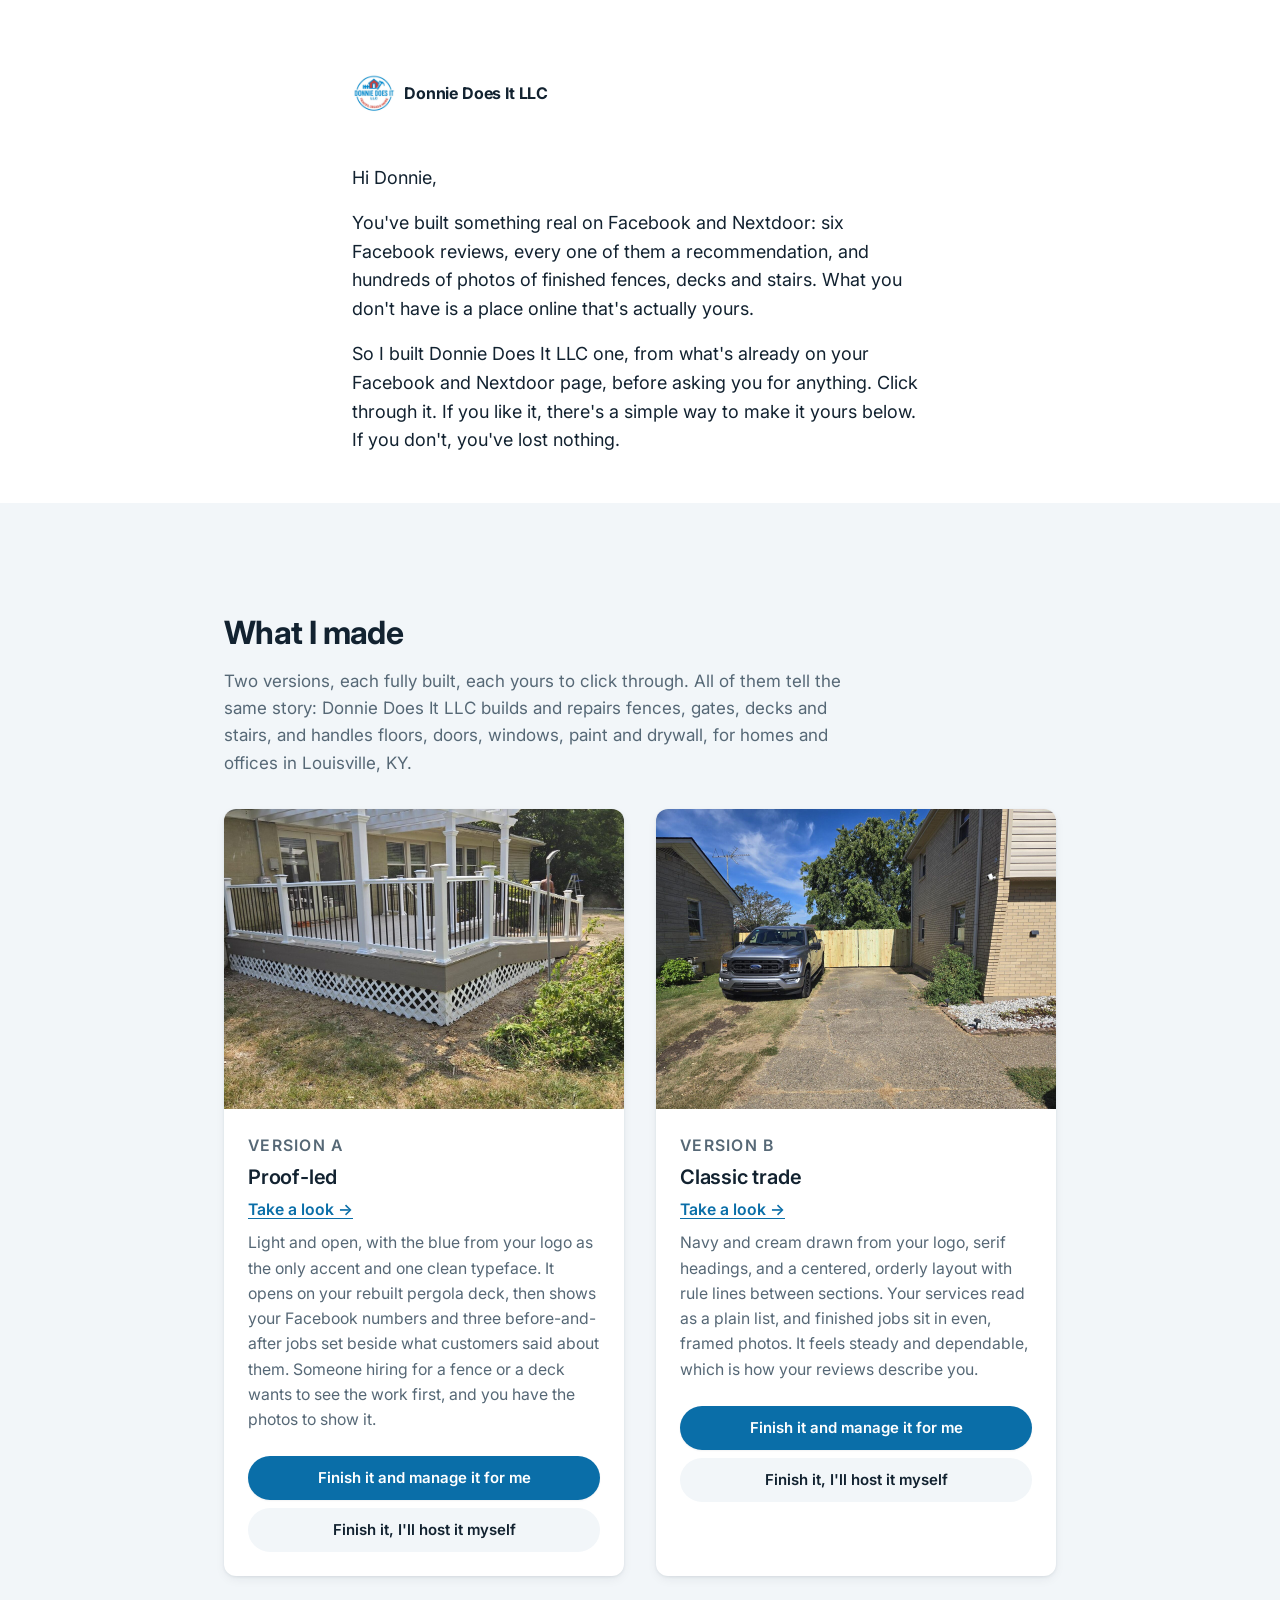
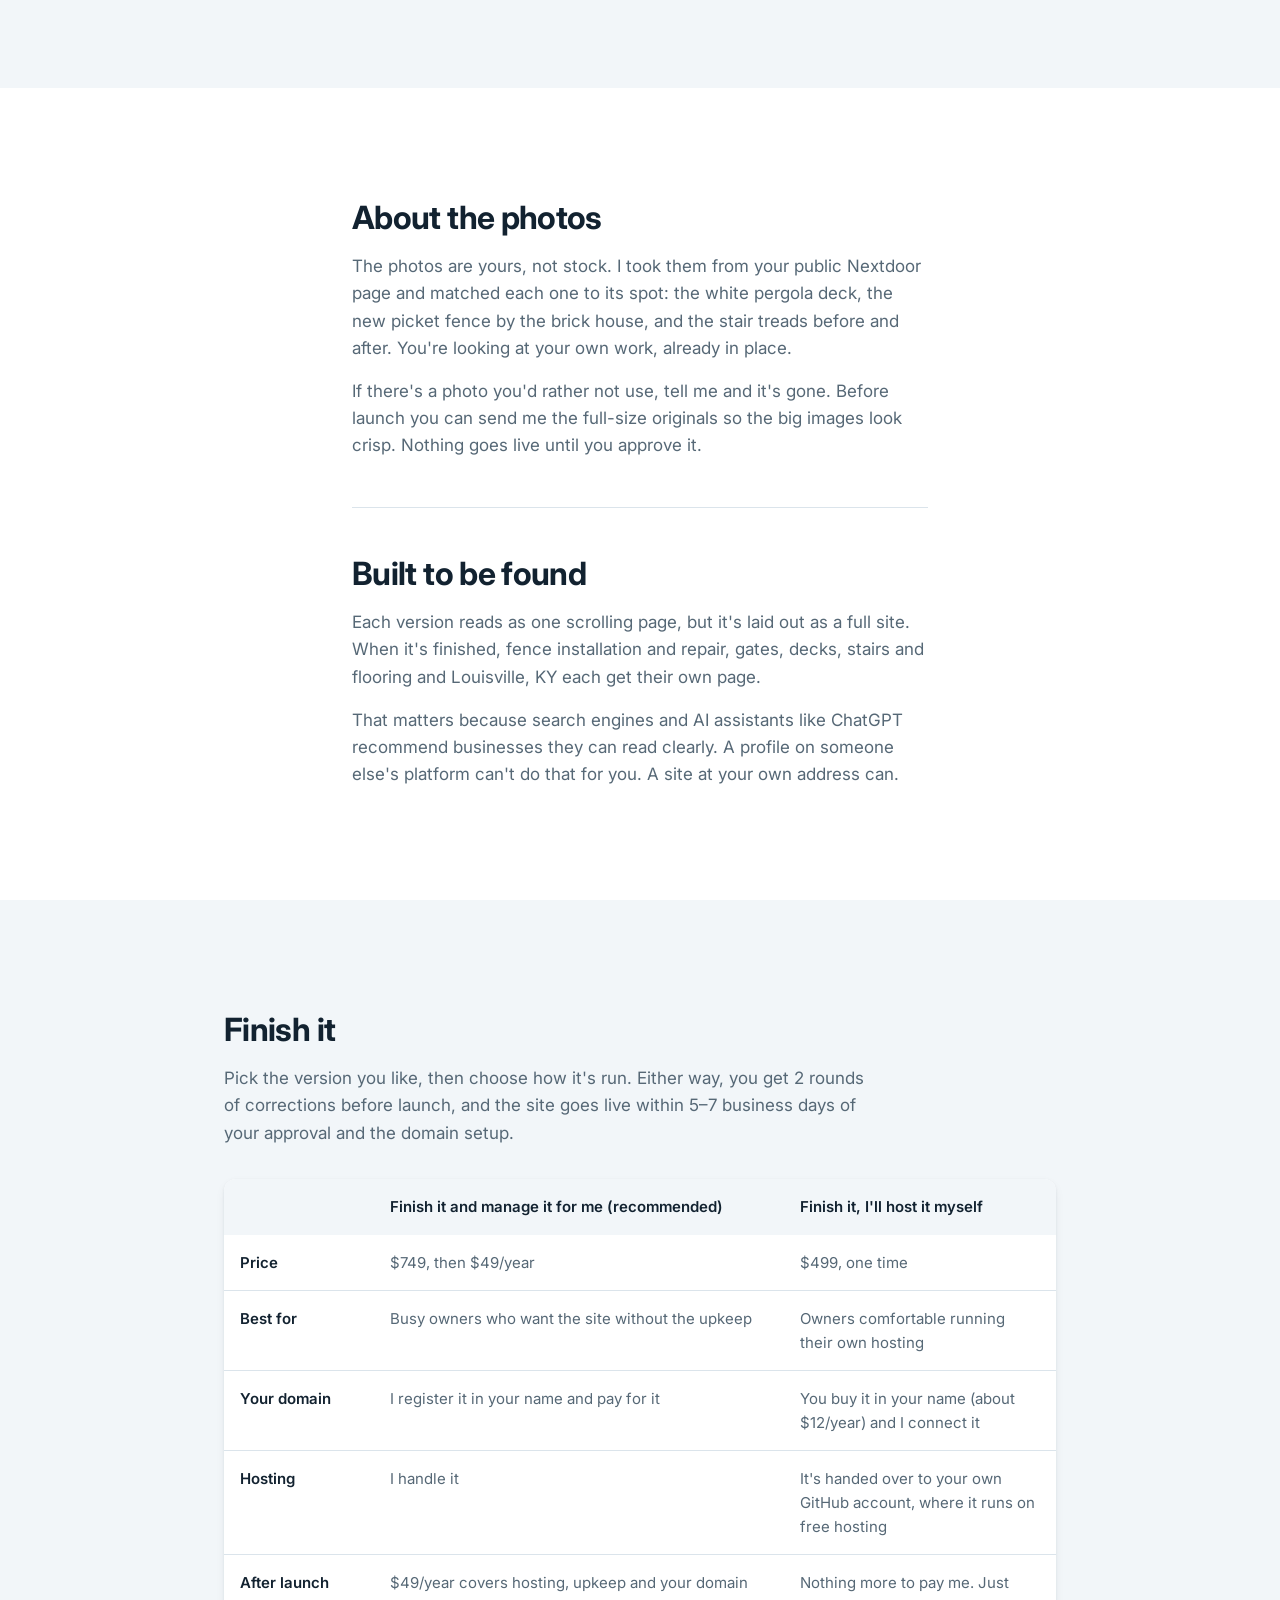
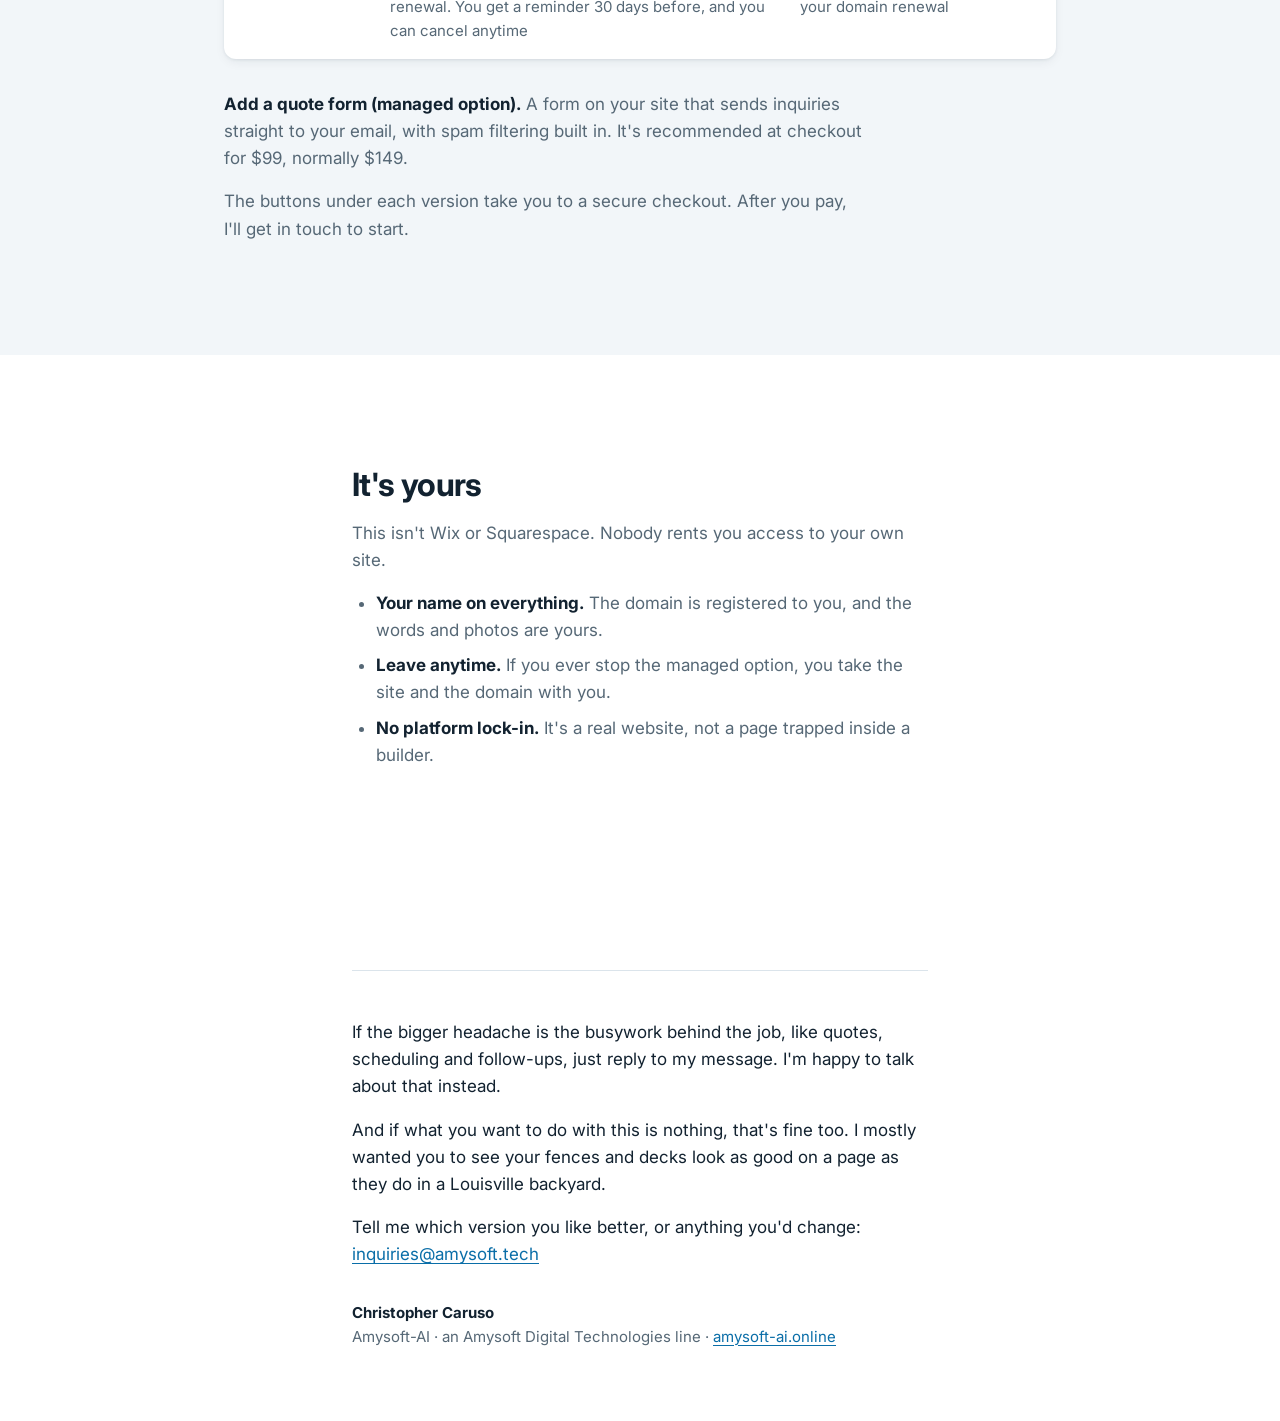
<file: public/index.html>
<!DOCTYPE html>
<html lang="en">
<head>
<meta charset="utf-8">
<meta name="viewport" content="width=device-width, initial-scale=1">
<title>A website for Donnie Does It LLC, Louisville, KY</title>
<meta name="description" content="Two versions of a website built for Donnie Does It LLC, fences, decks and home repairs in Louisville, KY.">
<link rel="stylesheet" href="assets/tokens.css">
<link rel="stylesheet" href="assets/components.css">
<style>
  .note { max-width: 40rem; margin-inline: auto; padding-block: var(--space-3xl) var(--space-2xl); }
  .note .logo { margin-bottom: var(--space-2xl); }
  .note p { font-size: 1.125rem; }
  .note p + p { margin-top: var(--space-md); }
  .narrow { max-width: 56rem; margin-inline: auto; }
  .prose { max-width: 40rem; }
  .prose p + p, .prose ul { margin-top: var(--space-md); }
  .prose p, .prose li { color: var(--color-muted); }
  .prose strong { color: var(--color-fg); }
  .prose ul { padding-left: var(--space-lg); }
  .prose li + li { margin-top: var(--space-sm); }
  h2 { font-size: clamp(1.5rem, 3vw, 2rem); font-weight: 700; letter-spacing: -0.02em; margin-bottom: var(--space-md); }

  .versions { display: grid; gap: var(--space-xl); margin-top: var(--space-xl); }
  @media (min-width: 768px) { .versions { grid-template-columns: 1fr 1fr; } }
  .version img { aspect-ratio: 4 / 3; object-fit: cover; width: 100%; }
  .version h3 { font-size: 1.25rem; }
  .version .look { font-weight: 600; }
  .version .actions { display: flex; flex-direction: column; gap: var(--space-sm); margin-top: var(--space-md); }
  .version .actions .button { width: 100%; }

  .finish-table { width: 100%; border-collapse: collapse; margin-top: var(--space-xl); font-size: 0.9375rem; background: var(--color-bg); border-radius: var(--radius); box-shadow: var(--shadow); overflow: hidden; }
  .finish-table th, .finish-table td { padding: var(--space-md); text-align: left; vertical-align: top; }
  .finish-table thead th, .finish-table thead td { background: var(--color-surface); font-weight: 600; }
  .finish-table tbody th { font-weight: 600; color: var(--color-fg); width: 18%; }
  .finish-table td { color: var(--color-muted); }
  .finish-table tbody tr + tr > * { box-shadow: 0 -1px 0 var(--color-line); }
  @media (max-width: 639px) {
    .finish-table, .finish-table thead, .finish-table tbody, .finish-table tr, .finish-table th, .finish-table td { display: block; width: 100%; }
    .finish-table thead { display: none; }
    .finish-table tbody th { padding-bottom: 0; width: 100%; }
    .finish-table td { padding-top: var(--space-xs); }
    .finish-table td::before { content: attr(data-col); display: block; font-size: 0.75rem; font-weight: 600; letter-spacing: 0.06em; text-transform: uppercase; color: var(--color-fg); }
    .finish-table tbody tr + tr > * { box-shadow: none; }
    .finish-table tbody tr + tr { box-shadow: 0 -1px 0 var(--color-line); }
  }
  .addon { margin-top: var(--space-xl); }
  .signoff { max-width: 40rem; margin-inline: auto; padding-block: var(--space-3xl); }
  .signoff p + p { margin-top: var(--space-md); }
  .signoff .sig { margin-top: var(--space-xl); color: var(--color-muted); font-size: 0.9375rem; }
  .signoff .sig strong { color: var(--color-fg); display: block; }
  hr.soft { border: 0; height: 1px; background: var(--color-line); margin: var(--space-2xl) 0; }
</style>
</head>
<body>
<main>
  <section class="note wrap">
    <span class="logo"><img src="assets/images/logo.png" alt="Donnie Does It LLC logo" width="44" height="44">Donnie Does It LLC</span>
    <p>Hi Donnie,</p>
    <p>You've built something real on Facebook and Nextdoor: six Facebook reviews, every one of them a recommendation, and hundreds of photos of finished fences, decks and stairs. What you don't have is a place online that's actually yours.</p>
    <p>So I built Donnie Does It LLC one, from what's already on your Facebook and Nextdoor page, before asking you for anything. Click through it. If you like it, there's a simple way to make it yours below. If you don't, you've lost nothing.</p>
  </section>

  <section class="section section--tint">
    <div class="wrap narrow">
      <h2>What I made</h2>
      <p class="prose" style="color:var(--color-muted)">Two versions, each fully built, each yours to click through. All of them tell the same story: Donnie Does It LLC builds and repairs fences, gates, decks and stairs, and handles floors, doors, windows, paint and drywall, for homes and offices in Louisville, KY.</p>

      <div class="versions">
        <article class="card version">
          <img src="assets/images/hero--pergola-deck.jpg" alt="Rebuilt deck with white railings and a white pergola, the opening photo of version A" width="1200" height="1600">
          <div class="card-body">
            <p class="eyebrow">Version A</p>
            <h3>Proof-led</h3>
            <p class="look"><a href="a/">Take a look →</a></p>
            <p>Light and open, with the blue from your logo as the only accent and one clean typeface. It opens on your rebuilt pergola deck, then shows your Facebook numbers and three before-and-after jobs set beside what customers said about them. Someone hiring for a fence or a deck wants to see the work first, and you have the photos to show it.</p>
            <div class="actions">
              <a class="button" href="https://buy.stripe.com/test_5kQ9AM3OdgWBewu8VjaR201?client_reference_id=donnie-does-it-llc-ab__a">Finish it and manage it for me</a>
              <a class="button button--quiet" href="https://buy.stripe.com/test_00w3co4Sh0XDdsq3AZaR200?client_reference_id=donnie-does-it-llc-ab__a">Finish it, I'll host it myself</a>
            </div>
          </div>
        </article>
        <article class="card version">
          <img src="assets/images/svc02--driveway-gate.jpg" alt="Wood privacy fence and gate across a driveway, the opening photo of version B" width="1600" height="1200">
          <div class="card-body">
            <p class="eyebrow">Version B</p>
            <h3>Classic trade</h3>
            <p class="look"><a href="b/">Take a look →</a></p>
            <p>Navy and cream drawn from your logo, serif headings, and a centered, orderly layout with rule lines between sections. Your services read as a plain list, and finished jobs sit in even, framed photos. It feels steady and dependable, which is how your reviews describe you.</p>
            <div class="actions">
              <a class="button" href="https://buy.stripe.com/test_5kQ9AM3OdgWBewu8VjaR201?client_reference_id=donnie-does-it-llc-ab__b">Finish it and manage it for me</a>
              <a class="button button--quiet" href="https://buy.stripe.com/test_00w3co4Sh0XDdsq3AZaR200?client_reference_id=donnie-does-it-llc-ab__b">Finish it, I'll host it myself</a>
            </div>
          </div>
        </article>
      </div>
    </div>
  </section>

  <section class="section">
    <div class="wrap narrow prose">
      <h2>About the photos</h2>
      <p>The photos are yours, not stock. I took them from your public Nextdoor page and matched each one to its spot: the white pergola deck, the new picket fence by the brick house, and the stair treads before and after. You're looking at your own work, already in place.</p>
      <p>If there's a photo you'd rather not use, tell me and it's gone. Before launch you can send me the full-size originals so the big images look crisp. Nothing goes live until you approve it.</p>

      <hr class="soft">

      <h2>Built to be found</h2>
      <p>Each version reads as one scrolling page, but it's laid out as a full site. When it's finished, fence installation and repair, gates, decks, stairs and flooring and Louisville, KY each get their own page.</p>
      <p>That matters because search engines and AI assistants like ChatGPT recommend businesses they can read clearly. A profile on someone else's platform can't do that for you. A site at your own address can.</p>
    </div>
  </section>

  <section class="section section--tint">
    <div class="wrap narrow">
      <h2>Finish it</h2>
      <p class="prose" style="color:var(--color-muted)">Pick the version you like, then choose how it's run. Either way, you get 2 rounds of corrections before launch, and the site goes live within 5–7 business days of your approval and the domain setup.</p>

      <table class="finish-table">
        <thead>
          <tr><td></td><th scope="col">Finish it and manage it for me (recommended)</th><th scope="col">Finish it, I'll host it myself</th></tr>
        </thead>
        <tbody>
          <tr><th scope="row">Price</th><td data-col="Manage it for me">$749, then $49/year</td><td data-col="I'll host it myself">$499, one time</td></tr>
          <tr><th scope="row">Best for</th><td data-col="Manage it for me">Busy owners who want the site without the upkeep</td><td data-col="I'll host it myself">Owners comfortable running their own hosting</td></tr>
          <tr><th scope="row">Your domain</th><td data-col="Manage it for me">I register it in your name and pay for it</td><td data-col="I'll host it myself">You buy it in your name (about $12/year) and I connect it</td></tr>
          <tr><th scope="row">Hosting</th><td data-col="Manage it for me">I handle it</td><td data-col="I'll host it myself">It's handed over to your own GitHub account, where it runs on free hosting</td></tr>
          <tr><th scope="row">After launch</th><td data-col="Manage it for me">$49/year covers hosting, upkeep and your domain renewal. You get a reminder 30 days before, and you can cancel anytime</td><td data-col="I'll host it myself">Nothing more to pay me. Just your domain renewal</td></tr>
        </tbody>
      </table>

      <div class="prose addon">
        <p><strong>Add a quote form (managed option).</strong> A form on your site that sends inquiries straight to your email, with spam filtering built in. It's recommended at checkout for $99, normally $149.</p>
        <p>The buttons under each version take you to a secure checkout. After you pay, I'll get in touch to start.</p>
      </div>
    </div>
  </section>

  <section class="section">
    <div class="wrap narrow prose">
      <h2>It's yours</h2>
      <p>This isn't Wix or Squarespace. Nobody rents you access to your own site.</p>
      <ul>
        <li><strong>Your name on everything.</strong> The domain is registered to you, and the words and photos are yours.</li>
        <li><strong>Leave anytime.</strong> If you ever stop the managed option, you take the site and the domain with you.</li>
        <li><strong>No platform lock-in.</strong> It's a real website, not a page trapped inside a builder.</li>
      </ul>
    </div>
  </section>

  <section class="signoff wrap">
    <hr class="soft" style="margin-top:0">
    <p>If the bigger headache is the busywork behind the job, like quotes, scheduling and follow-ups, just reply to my message. I'm happy to talk about that instead.</p>
    <p>And if what you want to do with this is nothing, that's fine too. I mostly wanted you to see your fences and decks look as good on a page as they do in a Louisville backyard.</p>
    <p>Tell me which version you like better, or anything you'd change: <a href="mailto:inquiries@amysoft.tech">inquiries@amysoft.tech</a></p>
    <p class="sig"><strong>Christopher Caruso</strong>Amysoft-AI · an Amysoft Digital Technologies line · <a href="https://amysoft-ai.online">amysoft-ai.online</a></p>
  </section>
</main>
</body>
</html>
</file>
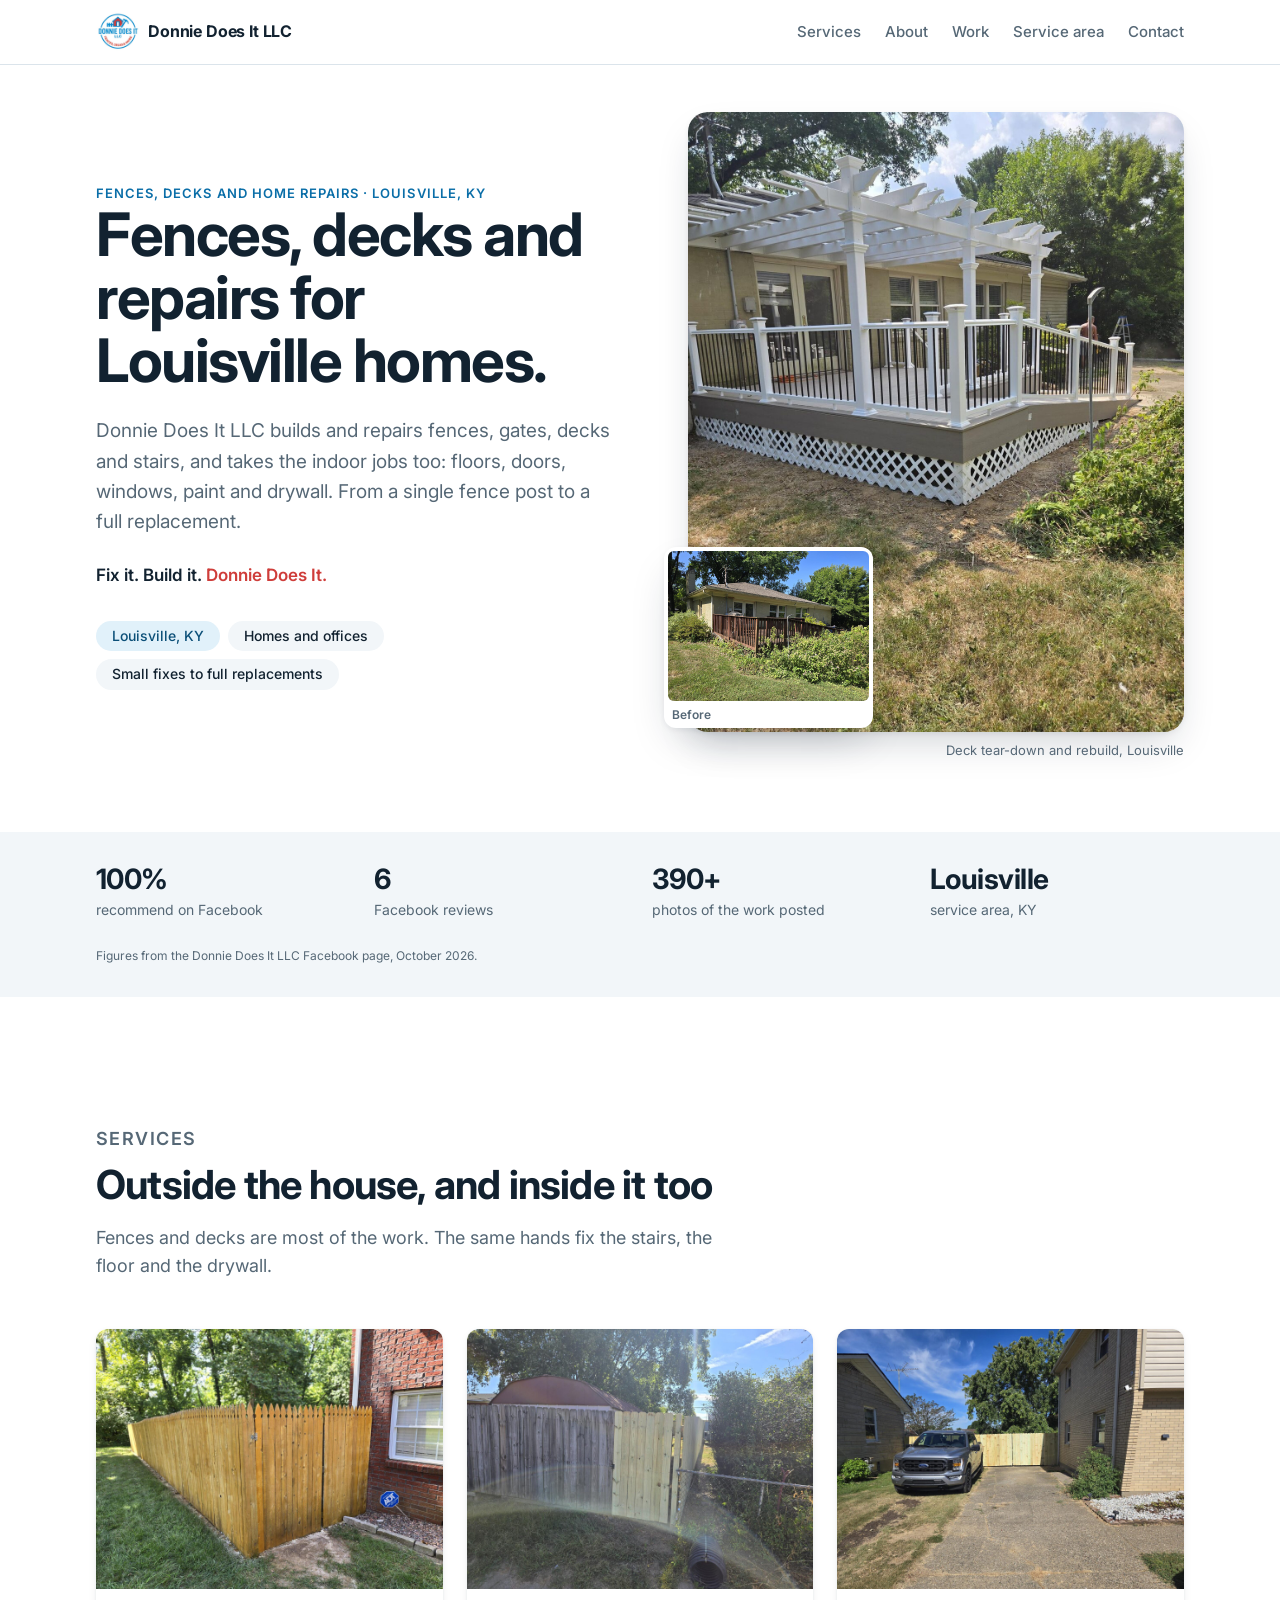
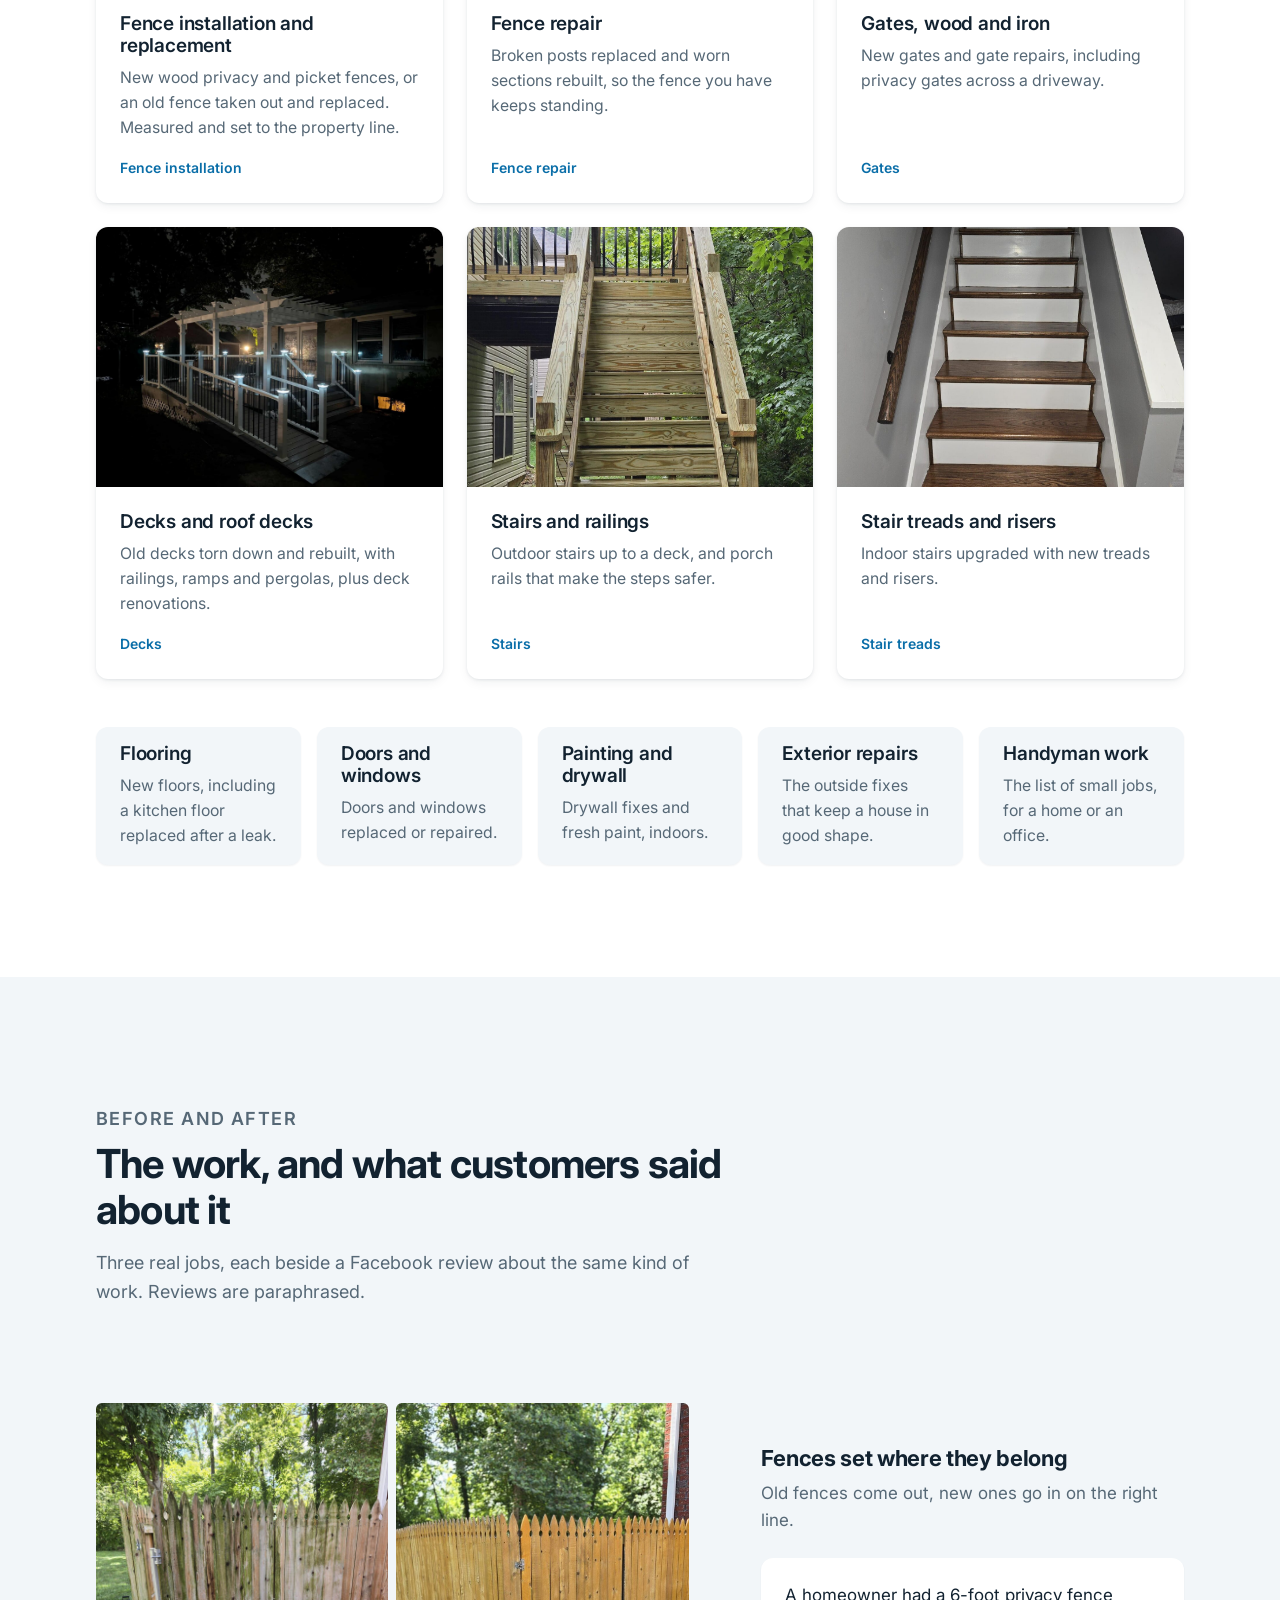
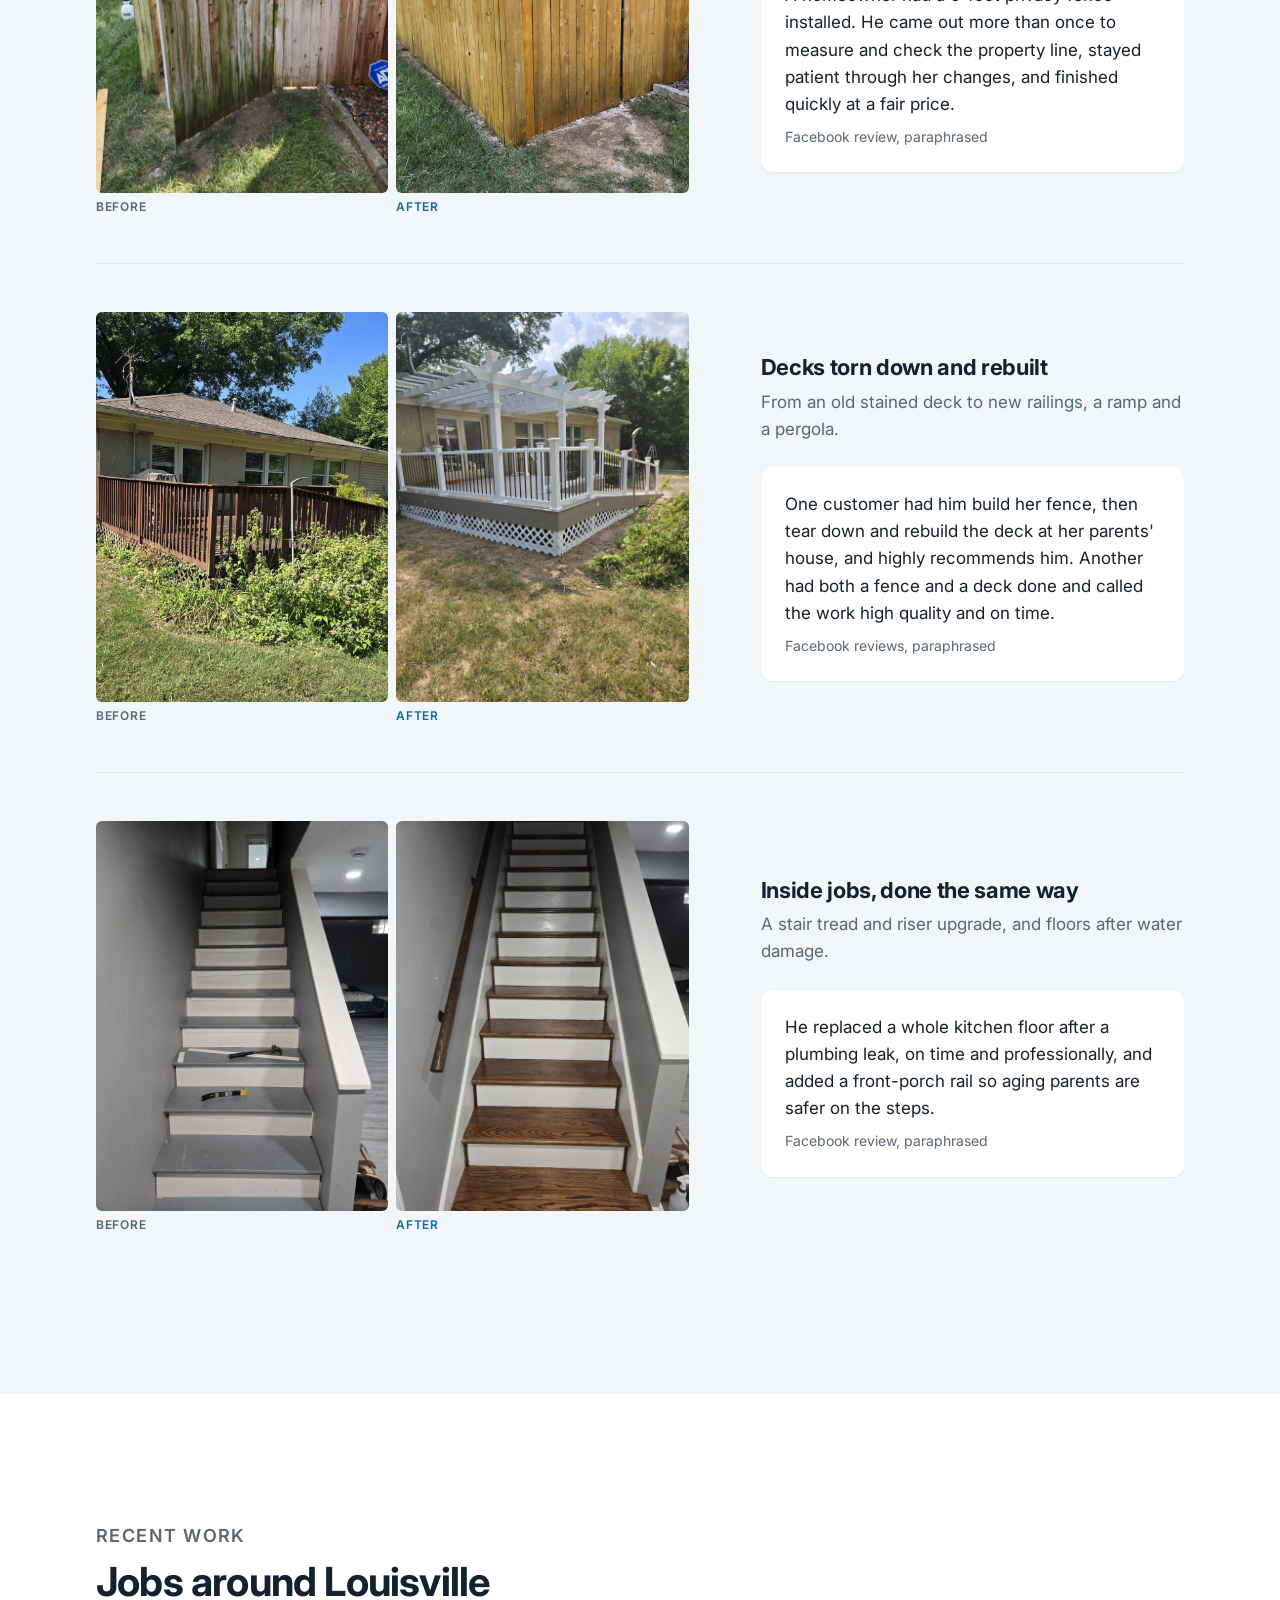
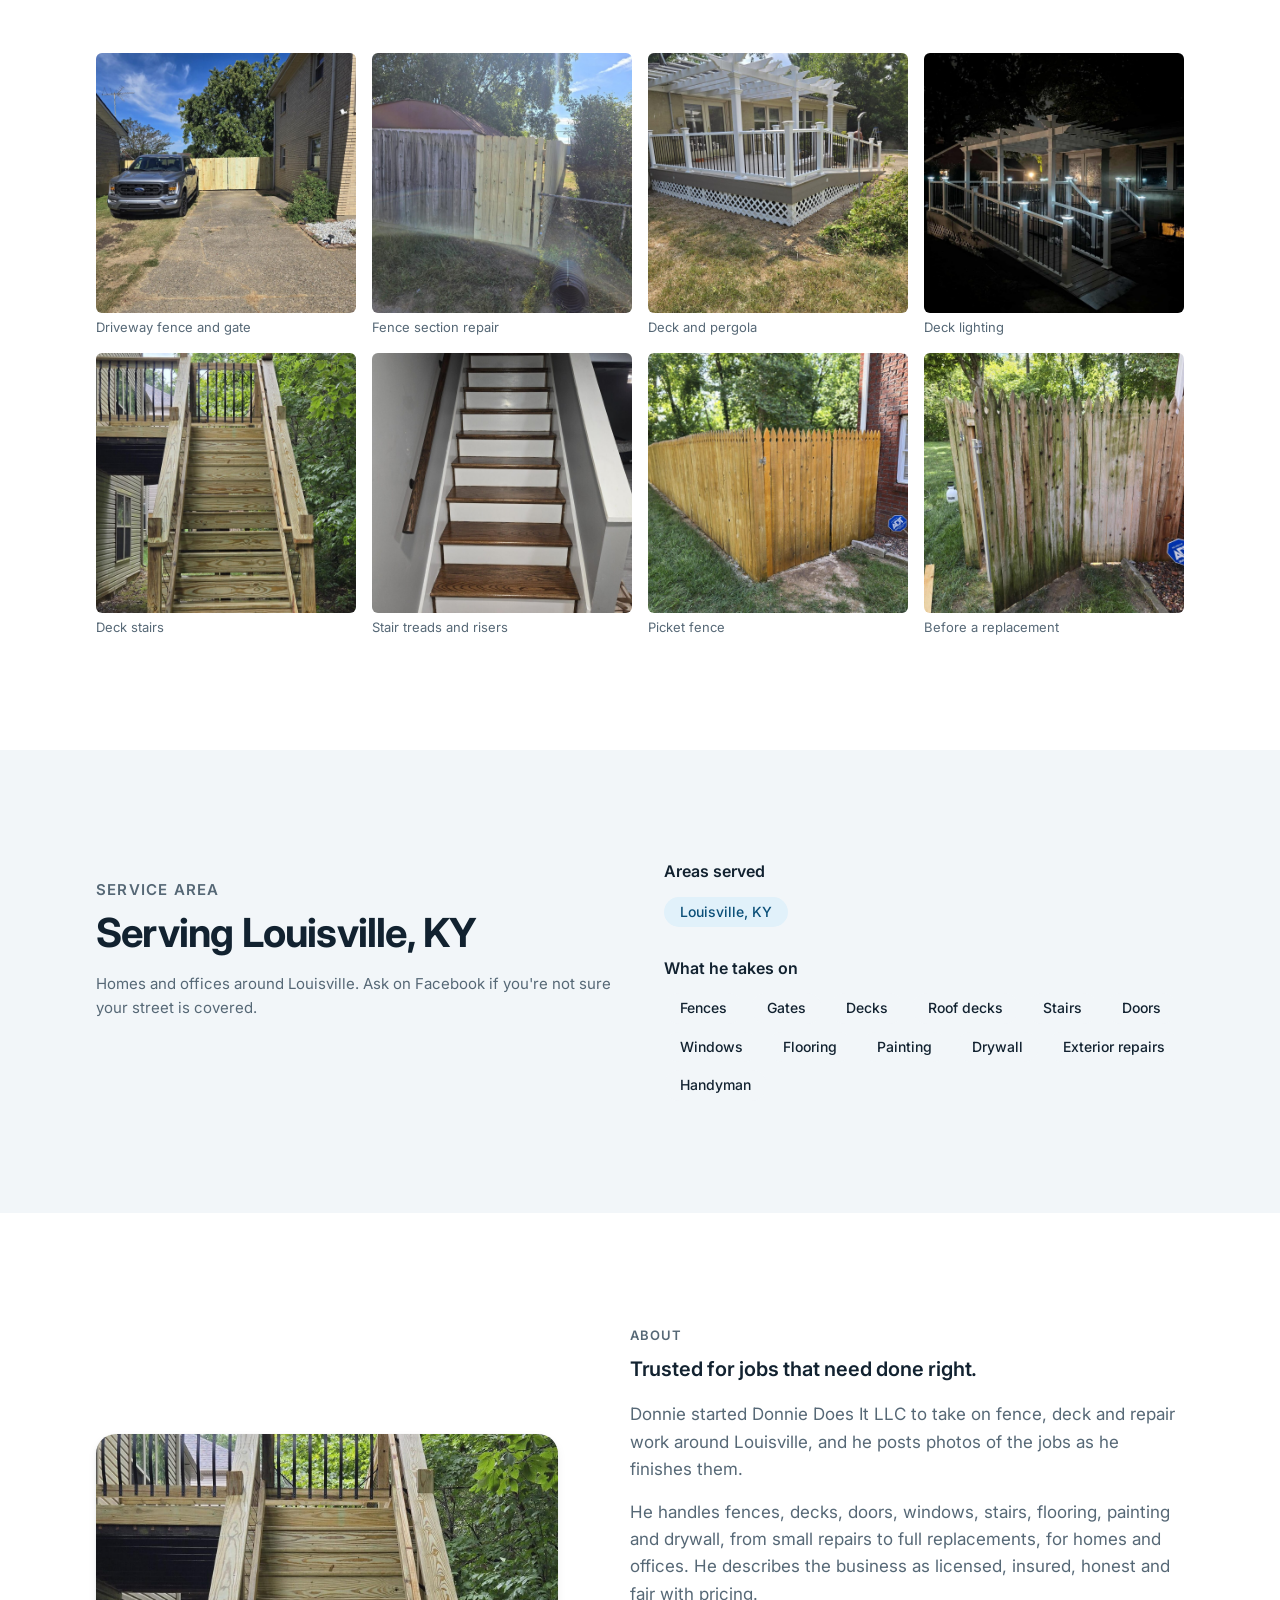
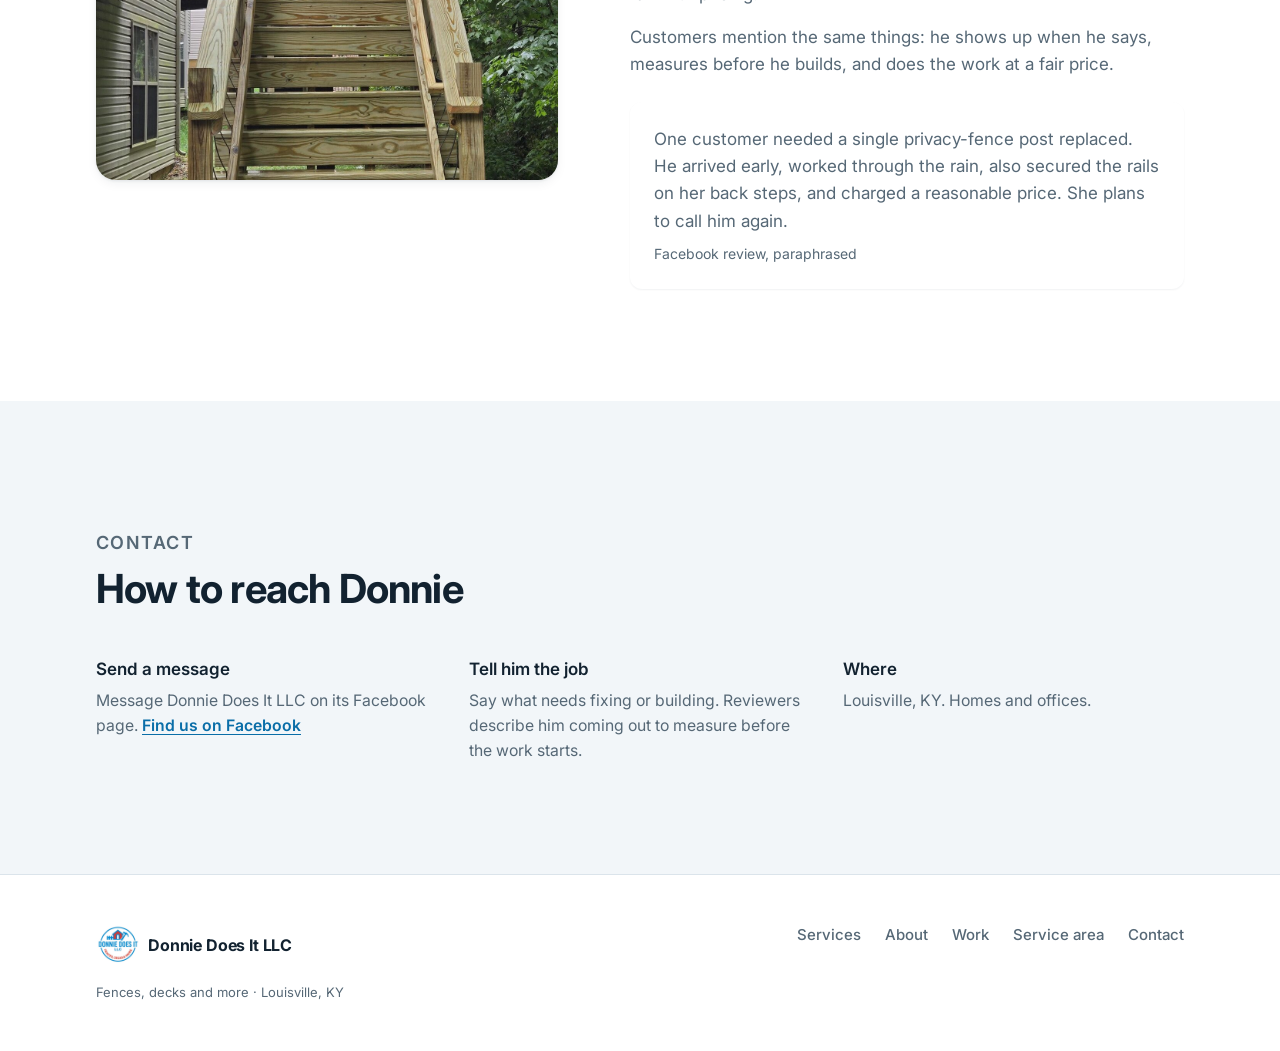
<file: public/a/index.html>
<!DOCTYPE html>
<html lang="en">
<head>
<meta charset="utf-8">
<meta name="viewport" content="width=device-width, initial-scale=1">
<title>Donnie Does It LLC | Fences, decks and home repairs in Louisville, KY</title>
<meta name="description" content="Donnie Does It LLC builds and repairs fences, gates, decks and stairs in Louisville, KY, and handles floors, doors, windows, paint and drywall. Small fixes to full replacements.">
<link rel="stylesheet" href="../assets/tokens.css">
<link rel="stylesheet" href="../assets/components.css">
<style>
  /* Variant A: Proof-led. Light split hero, proof strip, photo cards, before/after with reviews beside them. */
  .hero-split { display: grid; gap: var(--space-2xl); align-items: center; }
  @media (min-width: 900px) { .hero-split { grid-template-columns: 1.05fr 1fr; gap: var(--space-3xl); } }
  .hero .tagline { margin-top: var(--space-lg); font-weight: 600; color: var(--color-fg); }
  .hero .tagline span { color: var(--color-secondary); }
  .hero .where { margin-top: var(--space-xl); }
  .hero-media { position: relative; }
  .hero-media > img { width: 100%; aspect-ratio: 4 / 5; object-fit: cover; }
  .hero-inset {
    position: absolute; left: calc(-1 * var(--space-lg)); bottom: var(--space-xl);
    width: 42%; background: var(--color-bg); padding: var(--space-xs);
    border-radius: var(--radius); box-shadow: var(--shadow-lg);
  }
  .hero-inset img { border-radius: var(--radius-sm); box-shadow: none; aspect-ratio: 4 / 3; object-fit: cover; width: 100%; }
  .hero-inset span { display: block; padding: var(--space-xs) var(--space-xs) 0; font-size: 0.75rem; font-weight: 600; color: var(--color-muted); }
  .hero-media figcaption { margin-top: var(--space-sm); font-size: 0.8125rem; color: var(--color-muted); text-align: right; }
  @media (max-width: 639px) { .hero-inset { left: var(--space-sm); width: 48%; bottom: var(--space-2xl); } }

  .proof-strip { background: var(--color-surface); padding-block: var(--space-xl); }
  .proof-strip .wrap { display: grid; gap: var(--space-lg); grid-template-columns: repeat(2, 1fr); }
  @media (min-width: 900px) { .proof-strip .wrap { grid-template-columns: repeat(4, 1fr); } }
  .proof-strip .note { grid-column: 1 / -1; font-size: 0.75rem; color: var(--color-muted); }

  .also { margin-top: var(--space-2xl); display: grid; gap: var(--space-md); grid-template-columns: 1fr; }
  @media (min-width: 640px) { .also { grid-template-columns: repeat(auto-fit, minmax(12rem, 1fr)); } }
  .also .card { box-shadow: var(--shadow-sm); background: var(--color-surface); }
  .also .card-body { padding: var(--space-md) var(--space-lg); }

  .pair { display: grid; gap: var(--space-xl); align-items: center; padding-block: var(--space-2xl); }
  .pair + .pair { box-shadow: 0 -1px 0 var(--color-line); }
  @media (min-width: 900px) { .pair { grid-template-columns: 1.4fr 1fr; gap: var(--space-3xl); } }
  .pair-photos { display: grid; grid-template-columns: 1fr 1fr; gap: var(--space-sm); }
  .pair-photos figure { margin: 0; }
  .pair-photos img { width: 100%; aspect-ratio: 3 / 4; object-fit: cover; border-radius: var(--radius-sm); }
  .pair-photos figcaption { margin-top: var(--space-xs); font-size: 0.75rem; font-weight: 600; letter-spacing: 0.06em; text-transform: uppercase; color: var(--color-muted); }
  .pair-photos figure:last-child figcaption { color: var(--color-accent); }
  .pair h3 { font-size: 1.375rem; font-weight: 700; letter-spacing: -0.015em; }
  .pair .claim { margin-top: var(--space-sm); color: var(--color-muted); }
  .pair .quote { margin-top: var(--space-lg); background: var(--color-bg); box-shadow: var(--shadow-sm); }

  .area-grid { display: grid; gap: var(--space-2xl); }
  @media (min-width: 900px) { .area-grid { grid-template-columns: 1fr 1fr; } }
  .area-grid h3 { font-size: 1rem; font-weight: 600; margin-bottom: var(--space-md); }
  .area-grid p { margin-top: var(--space-md); color: var(--color-muted); font-size: 0.9375rem; }

  .about-grid { display: grid; gap: var(--space-2xl); align-items: center; }
  @media (min-width: 900px) { .about-grid { grid-template-columns: 1fr 1.2fr; gap: var(--space-3xl); } }
  .about-grid img { width: 100%; aspect-ratio: 4 / 3; object-fit: cover; border-radius: var(--radius-lg); box-shadow: var(--shadow); }
  .about-copy p + p { margin-top: var(--space-md); }
  .about-copy p { color: var(--color-muted); }
  .about-copy .lead { color: var(--color-fg); font-size: 1.25rem; font-weight: 600; letter-spacing: -0.01em; }

  .reach { display: grid; gap: var(--space-xl); }
  @media (min-width: 900px) { .reach { grid-template-columns: repeat(3, 1fr); } }
  .reach h3 { font-size: 1.0625rem; font-weight: 600; margin-bottom: var(--space-sm); }
  .reach p { color: var(--color-muted); font-size: 0.9875rem; }
  .reach .platform { font-weight: 600; }
  .site-footer { background: var(--color-bg); box-shadow: 0 -1px 0 var(--color-line); }
  .site-footer .fine { font-size: 0.8125rem; }
</style>
</head>
<body>

<header class="site-header">
  <div class="wrap">
    <a class="logo" aria-disabled="true" data-href="/"><img src="../assets/images/logo.png" alt="Donnie Does It LLC logo: a blue picket fence, red house and hammer inside a blue ring" width="44" height="44">Donnie Does It LLC</a>
    <nav class="site-nav" aria-label="Main">
      <a class="nav-link" aria-disabled="true" data-href="/services/">Services</a>
      <a class="nav-link" aria-disabled="true" data-href="/about/">About</a>
      <a class="nav-link" aria-disabled="true" data-href="/work/">Work</a>
      <a class="nav-link" aria-disabled="true" data-href="/service-area/">Service area</a>
      <a class="nav-link" aria-disabled="true" data-href="/contact/">Contact</a>
    </nav>
  </div>
</header>

<main>
  <section class="hero">
    <div class="wrap hero-split">
      <div>
        <p class="eyebrow">Fences, decks and home repairs · Louisville, KY</p>
        <h1>Fences, decks and repairs for Louisville homes.</h1>
        <p class="lede">Donnie Does It LLC builds and repairs fences, gates, decks and stairs, and takes the indoor jobs too: floors, doors, windows, paint and drywall. From a single fence post to a full replacement.</p>
        <p class="tagline">Fix it. Build it. <span>Donnie Does It.</span></p>
        <ul class="pill-row where" aria-label="At a glance">
          <li class="pill pill--accent">Louisville, KY</li>
          <li class="pill">Homes and offices</li>
          <li class="pill">Small fixes to full replacements</li>
        </ul>
      </div>
      <figure class="hero-media" style="margin:0">
        <img src="../assets/images/hero--pergola-deck.jpg" alt="Rebuilt deck with white railings, a white pergola and lattice skirting along a tan brick house" width="1200" height="1600">
        <div class="hero-inset">
          <img src="../assets/images/work01--deck-before.jpg" alt="The same house before: an old brown-stained deck with overgrown shrubs" width="1600" height="1200">
          <span>Before</span>
        </div>
        <figcaption>Deck tear-down and rebuild, Louisville</figcaption>
      </figure>
    </div>
  </section>

  <section class="proof-strip" aria-label="Proof">
    <div class="wrap">
      <div class="stat"><strong>100%</strong><span>recommend on Facebook</span></div>
      <div class="stat"><strong>6</strong><span>Facebook reviews</span></div>
      <div class="stat"><strong>390+</strong><span>photos of the work posted</span></div>
      <div class="stat"><strong>Louisville</strong><span>service area, KY</span></div>
      <p class="note">Figures from the Donnie Does It LLC Facebook page, October 2026.</p>
    </div>
  </section>

  <section class="section" id="services">
    <div class="wrap">
      <div class="section-head">
        <p class="eyebrow">Services</p>
        <h2>Outside the house, and inside it too</h2>
        <p>Fences and decks are most of the work. The same hands fix the stairs, the floor and the drywall.</p>
      </div>
      <div class="card-grid">
        <article class="card" data-href="/services/fence-installation/">
          <img src="../assets/images/work04--fence-after.jpg" alt="New pine picket fence running along a red brick house" width="1600" height="1200" loading="lazy">
          <div class="card-body">
            <h3>Fence installation and replacement</h3>
            <p>New wood privacy and picket fences, or an old fence taken out and replaced. Measured and set to the property line.</p>
            <span class="card-path">Fence installation</span>
          </div>
        </article>
        <article class="card" data-href="/services/fence-repair/">
          <img src="../assets/images/svc01--fence-repair.jpg" alt="Fresh pine fence section set into an older weathered privacy fence" width="1600" height="1200" loading="lazy">
          <div class="card-body">
            <h3>Fence repair</h3>
            <p>Broken posts replaced and worn sections rebuilt, so the fence you have keeps standing.</p>
            <span class="card-path">Fence repair</span>
          </div>
        </article>
        <article class="card" data-href="/services/gates/">
          <img src="../assets/images/svc02--driveway-gate.jpg" alt="New wood privacy fence and gate closing off the end of a driveway" width="1600" height="1200" loading="lazy">
          <div class="card-body">
            <h3>Gates, wood and iron</h3>
            <p>New gates and gate repairs, including privacy gates across a driveway.</p>
            <span class="card-path">Gates</span>
          </div>
        </article>
        <article class="card" data-href="/services/decks/">
          <img src="../assets/images/work02--deck-night.jpg" alt="Rebuilt deck and ramp at night, with lights on the railing posts" width="1600" height="1205" loading="lazy">
          <div class="card-body">
            <h3>Decks and roof decks</h3>
            <p>Old decks torn down and rebuilt, with railings, ramps and pergolas, plus deck renovations.</p>
            <span class="card-path">Decks</span>
          </div>
        </article>
        <article class="card" data-href="/services/stairs/">
          <img src="../assets/images/svc03--exterior-stairs.jpg" alt="New pine staircase climbing to an elevated deck beside a house" width="1200" height="1600" loading="lazy">
          <div class="card-body">
            <h3>Stairs and railings</h3>
            <p>Outdoor stairs up to a deck, and porch rails that make the steps safer.</p>
            <span class="card-path">Stairs</span>
          </div>
        </article>
        <article class="card" data-href="/services/stair-treads/">
          <img src="../assets/images/work06--stairs-after.jpg" alt="Indoor staircase with stained wood treads and white risers" width="1200" height="1600" loading="lazy">
          <div class="card-body">
            <h3>Stair treads and risers</h3>
            <p>Indoor stairs upgraded with new treads and risers.</p>
            <span class="card-path">Stair treads</span>
          </div>
        </article>
      </div>
      <div class="also">
        <article class="card" data-href="/services/flooring/">
          <div class="card-body"><h3>Flooring</h3><p>New floors, including a kitchen floor replaced after a leak.</p></div>
        </article>
        <article class="card" data-href="/services/doors-and-windows/">
          <div class="card-body"><h3>Doors and windows</h3><p>Doors and windows replaced or repaired.</p></div>
        </article>
        <article class="card" data-href="/services/painting-and-drywall/">
          <div class="card-body"><h3>Painting and drywall</h3><p>Drywall fixes and fresh paint, indoors.</p></div>
        </article>
        <article class="card" data-href="/services/exterior-repairs/">
          <div class="card-body"><h3>Exterior repairs</h3><p>The outside fixes that keep a house in good shape.</p></div>
        </article>
        <article class="card" data-href="/services/handyman/">
          <div class="card-body"><h3>Handyman work</h3><p>The list of small jobs, for a home or an office.</p></div>
        </article>
      </div>
    </div>
  </section>

  <section class="section section--tint" id="work">
    <div class="wrap">
      <div class="section-head">
        <p class="eyebrow">Before and after</p>
        <h2>The work, and what customers said about it</h2>
        <p>Three real jobs, each beside a Facebook review about the same kind of work. Reviews are paraphrased.</p>
      </div>

      <div class="pair">
        <div class="pair-photos">
          <figure><img src="../assets/images/work03--fence-before.jpg" alt="Old grey, mildewed picket fence corner before replacement" width="1200" height="1600" loading="lazy"><figcaption>Before</figcaption></figure>
          <figure><img src="../assets/images/work04--fence-after.jpg" alt="New pine picket fence along the side of a brick house" width="1600" height="1200" loading="lazy"><figcaption>After</figcaption></figure>
        </div>
        <div>
          <h3>Fences set where they belong</h3>
          <p class="claim">Old fences come out, new ones go in on the right line.</p>
          <blockquote class="quote">
            <p>A homeowner had a 6-foot privacy fence installed. He came out more than once to measure and check the property line, stayed patient through her changes, and finished quickly at a fair price.</p>
            <footer>Facebook review, paraphrased</footer>
          </blockquote>
        </div>
      </div>

      <div class="pair">
        <div class="pair-photos">
          <figure><img src="../assets/images/work01--deck-before.jpg" alt="Old brown deck with worn railings before the tear-down" width="1600" height="1200" loading="lazy"><figcaption>Before</figcaption></figure>
          <figure><img src="../assets/images/hero--pergola-deck.jpg" alt="Finished deck with white railings and a white pergola" width="1200" height="1600" loading="lazy"><figcaption>After</figcaption></figure>
        </div>
        <div>
          <h3>Decks torn down and rebuilt</h3>
          <p class="claim">From an old stained deck to new railings, a ramp and a pergola.</p>
          <blockquote class="quote">
            <p>One customer had him build her fence, then tear down and rebuild the deck at her parents' house, and highly recommends him. Another had both a fence and a deck done and called the work high quality and on time.</p>
            <footer>Facebook reviews, paraphrased</footer>
          </blockquote>
        </div>
      </div>

      <div class="pair">
        <div class="pair-photos">
          <figure><img src="../assets/images/work05--stairs-before.jpg" alt="Indoor staircase mid-job with plain primed treads" width="1200" height="1600" loading="lazy"><figcaption>Before</figcaption></figure>
          <figure><img src="../assets/images/work06--stairs-after.jpg" alt="The same staircase finished with stained treads and white risers" width="1200" height="1600" loading="lazy"><figcaption>After</figcaption></figure>
        </div>
        <div>
          <h3>Inside jobs, done the same way</h3>
          <p class="claim">A stair tread and riser upgrade, and floors after water damage.</p>
          <blockquote class="quote">
            <p>He replaced a whole kitchen floor after a plumbing leak, on time and professionally, and added a front-porch rail so aging parents are safer on the steps.</p>
            <footer>Facebook review, paraphrased</footer>
          </blockquote>
        </div>
      </div>
    </div>
  </section>

  <section class="section" aria-labelledby="gallery-title">
    <div class="wrap">
      <div class="section-head">
        <p class="eyebrow">Recent work</p>
        <h2 id="gallery-title">Jobs around Louisville</h2>
      </div>
      <ul class="gallery">
        <li><figure><img src="../assets/images/svc02--driveway-gate.jpg" alt="Privacy fence and gate across a driveway" width="1600" height="1200" loading="lazy"><figcaption>Driveway fence and gate</figcaption></figure></li>
        <li><figure><img src="../assets/images/svc01--fence-repair.jpg" alt="New pine section in an older fence" width="1600" height="1200" loading="lazy"><figcaption>Fence section repair</figcaption></figure></li>
        <li><figure><img src="../assets/images/hero--pergola-deck.jpg" alt="White pergola deck with lattice skirt" width="1200" height="1600" loading="lazy"><figcaption>Deck and pergola</figcaption></figure></li>
        <li><figure><img src="../assets/images/work02--deck-night.jpg" alt="Deck and ramp lit at night" width="1600" height="1205" loading="lazy"><figcaption>Deck lighting</figcaption></figure></li>
        <li><figure><img src="../assets/images/svc03--exterior-stairs.jpg" alt="Pine stairs up to an elevated deck" width="1200" height="1600" loading="lazy"><figcaption>Deck stairs</figcaption></figure></li>
        <li><figure><img src="../assets/images/work06--stairs-after.jpg" alt="Indoor stairs with stained treads" width="1200" height="1600" loading="lazy"><figcaption>Stair treads and risers</figcaption></figure></li>
        <li><figure><img src="../assets/images/work04--fence-after.jpg" alt="New picket fence beside a brick house" width="1600" height="1200" loading="lazy"><figcaption>Picket fence</figcaption></figure></li>
        <li><figure><img src="../assets/images/work03--fence-before.jpg" alt="Weathered fence before replacement" width="1200" height="1600" loading="lazy"><figcaption>Before a replacement</figcaption></figure></li>
      </ul>
    </div>
  </section>

  <section class="section section--tint" id="service-area">
    <div class="wrap area-grid">
      <div>
        <p class="eyebrow">Service area</p>
        <div class="section-head" style="margin-bottom:0">
          <h2>Serving Louisville, KY</h2>
          <p>Homes and offices around Louisville. Ask on Facebook if you're not sure your street is covered.</p>
        </div>
      </div>
      <div>
        <h3>Areas served</h3>
        <ul class="pill-row">
          <li class="pill pill--accent">Louisville, KY</li>
        </ul>
        <h3 style="margin-top:var(--space-xl)">What he takes on</h3>
        <ul class="pill-row">
          <li class="pill">Fences</li>
          <li class="pill">Gates</li>
          <li class="pill">Decks</li>
          <li class="pill">Roof decks</li>
          <li class="pill">Stairs</li>
          <li class="pill">Doors</li>
          <li class="pill">Windows</li>
          <li class="pill">Flooring</li>
          <li class="pill">Painting</li>
          <li class="pill">Drywall</li>
          <li class="pill">Exterior repairs</li>
          <li class="pill">Handyman</li>
        </ul>
      </div>
    </div>
  </section>

  <section class="section" id="about">
    <div class="wrap about-grid">
      <img src="../assets/images/svc03--exterior-stairs.jpg" alt="New pine staircase built up to a raised deck" width="1200" height="1600" loading="lazy">
      <div class="about-copy">
        <p class="eyebrow">About</p>
        <p class="lead" style="margin-top:var(--space-sm)">Trusted for jobs that need done right.</p>
        <p>Donnie started Donnie Does It LLC to take on fence, deck and repair work around Louisville, and he posts photos of the jobs as he finishes them.</p>
        <p>He handles fences, decks, doors, windows, stairs, flooring, painting and drywall, from small repairs to full replacements, for homes and offices. He describes the business as licensed, insured, honest and fair with pricing.</p>
        <p>Customers mention the same things: he shows up when he says, measures before he builds, and does the work at a fair price.</p>
        <blockquote class="quote" style="margin-top:var(--space-lg)">
          <p>One customer needed a single privacy-fence post replaced. He arrived early, worked through the rain, also secured the rails on her back steps, and charged a reasonable price. She plans to call him again.</p>
          <footer>Facebook review, paraphrased</footer>
        </blockquote>
      </div>
    </div>
  </section>

  <section class="section section--tint" id="contact">
    <div class="wrap">
      <div class="section-head">
        <p class="eyebrow">Contact</p>
        <h2>How to reach Donnie</h2>
      </div>
      <div class="reach">
        <div>
          <h3>Send a message</h3>
          <p>Message Donnie Does It LLC on its Facebook page. <a class="platform" href="https://www.facebook.com/DonnieDoesItLlc">Find us on Facebook</a></p>
        </div>
        <div>
          <h3>Tell him the job</h3>
          <p>Say what needs fixing or building. Reviewers describe him coming out to measure before the work starts.</p>
        </div>
        <div>
          <h3>Where</h3>
          <p>Louisville, KY. Homes and offices.</p>
        </div>
      </div>
    </div>
  </section>
</main>

<footer class="site-footer">
  <div class="wrap">
    <div>
      <a class="logo" aria-disabled="true" data-href="/"><img src="../assets/images/logo.png" alt="Donnie Does It LLC logo" width="44" height="44">Donnie Does It LLC</a>
      <p class="fine" style="margin-top:var(--space-sm)">Fences, decks and more · Louisville, KY</p>
    </div>
    <nav class="site-nav" aria-label="Footer">
      <a class="nav-link" aria-disabled="true" data-href="/services/">Services</a>
      <a class="nav-link" aria-disabled="true" data-href="/about/">About</a>
      <a class="nav-link" aria-disabled="true" data-href="/work/">Work</a>
      <a class="nav-link" aria-disabled="true" data-href="/service-area/">Service area</a>
      <a class="nav-link" aria-disabled="true" data-href="/contact/">Contact</a>
    </nav>
  </div>
</footer>

</body>
</html>
</file>
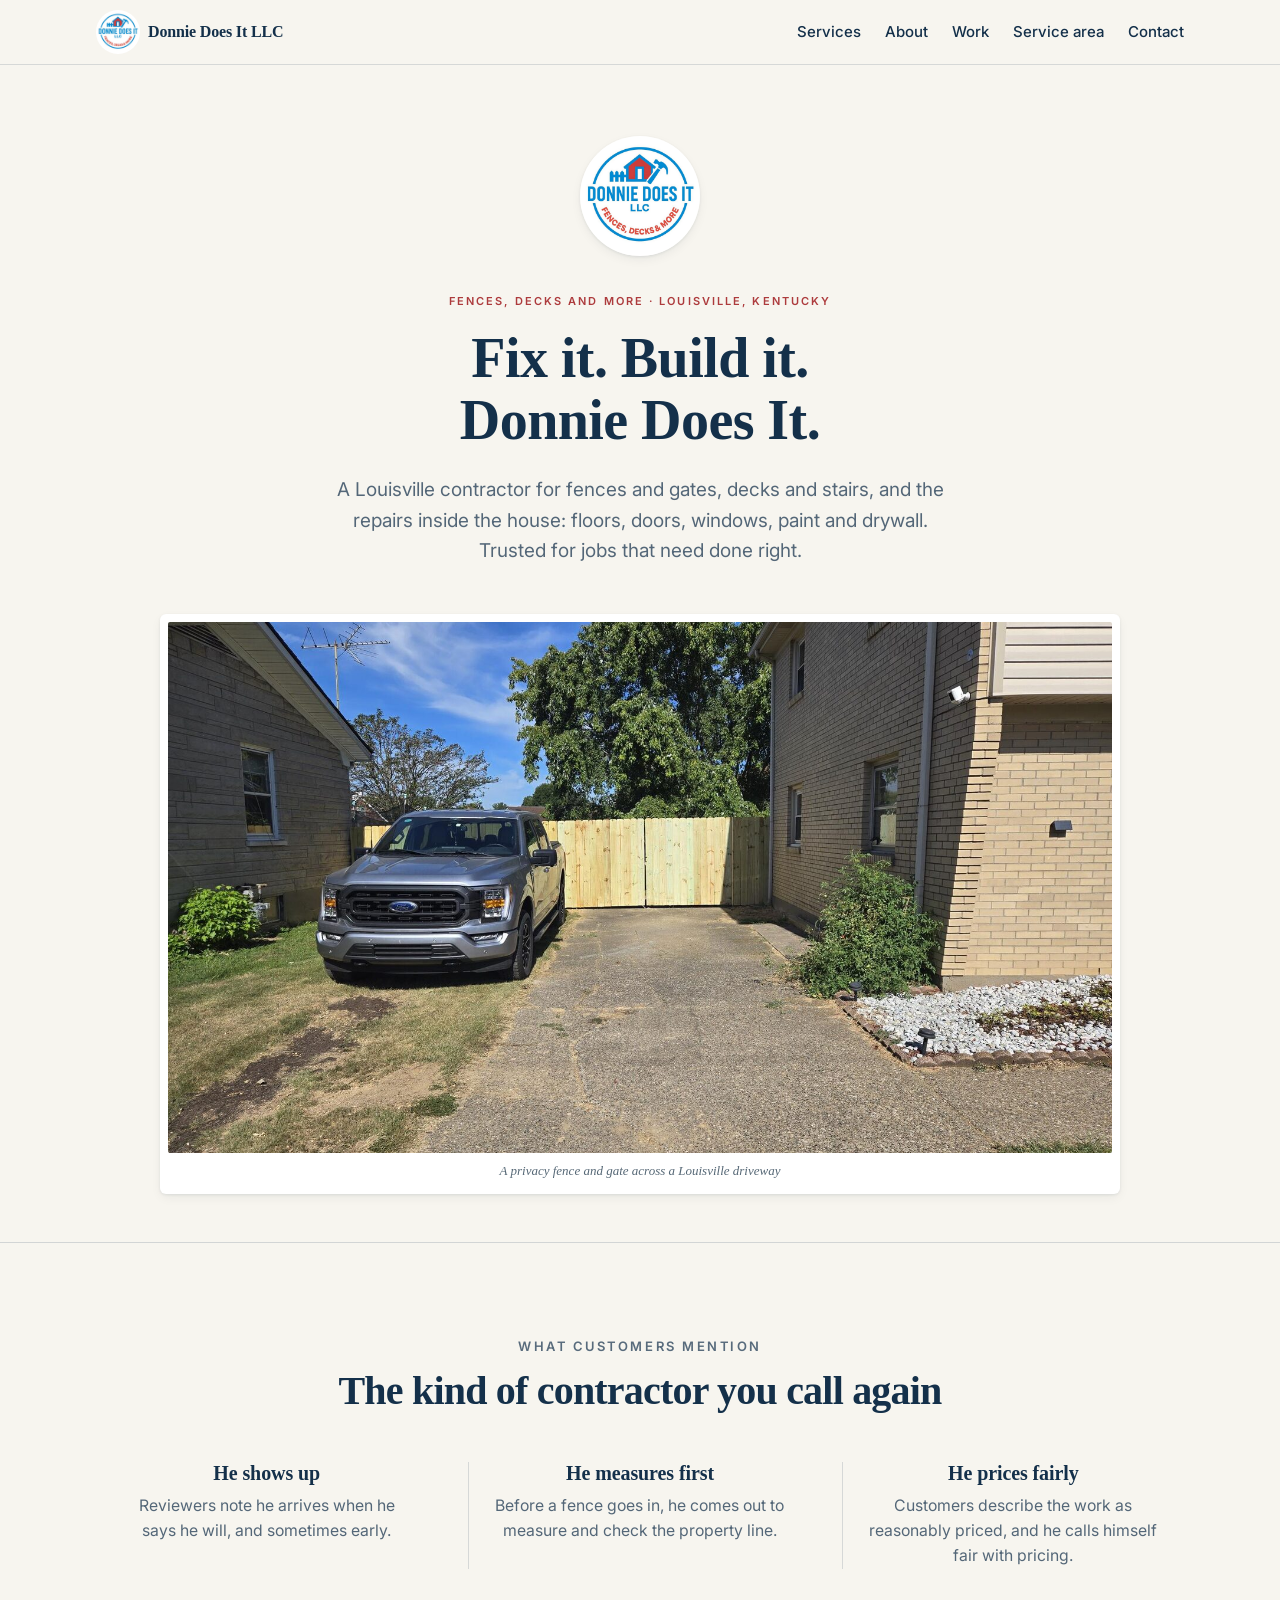
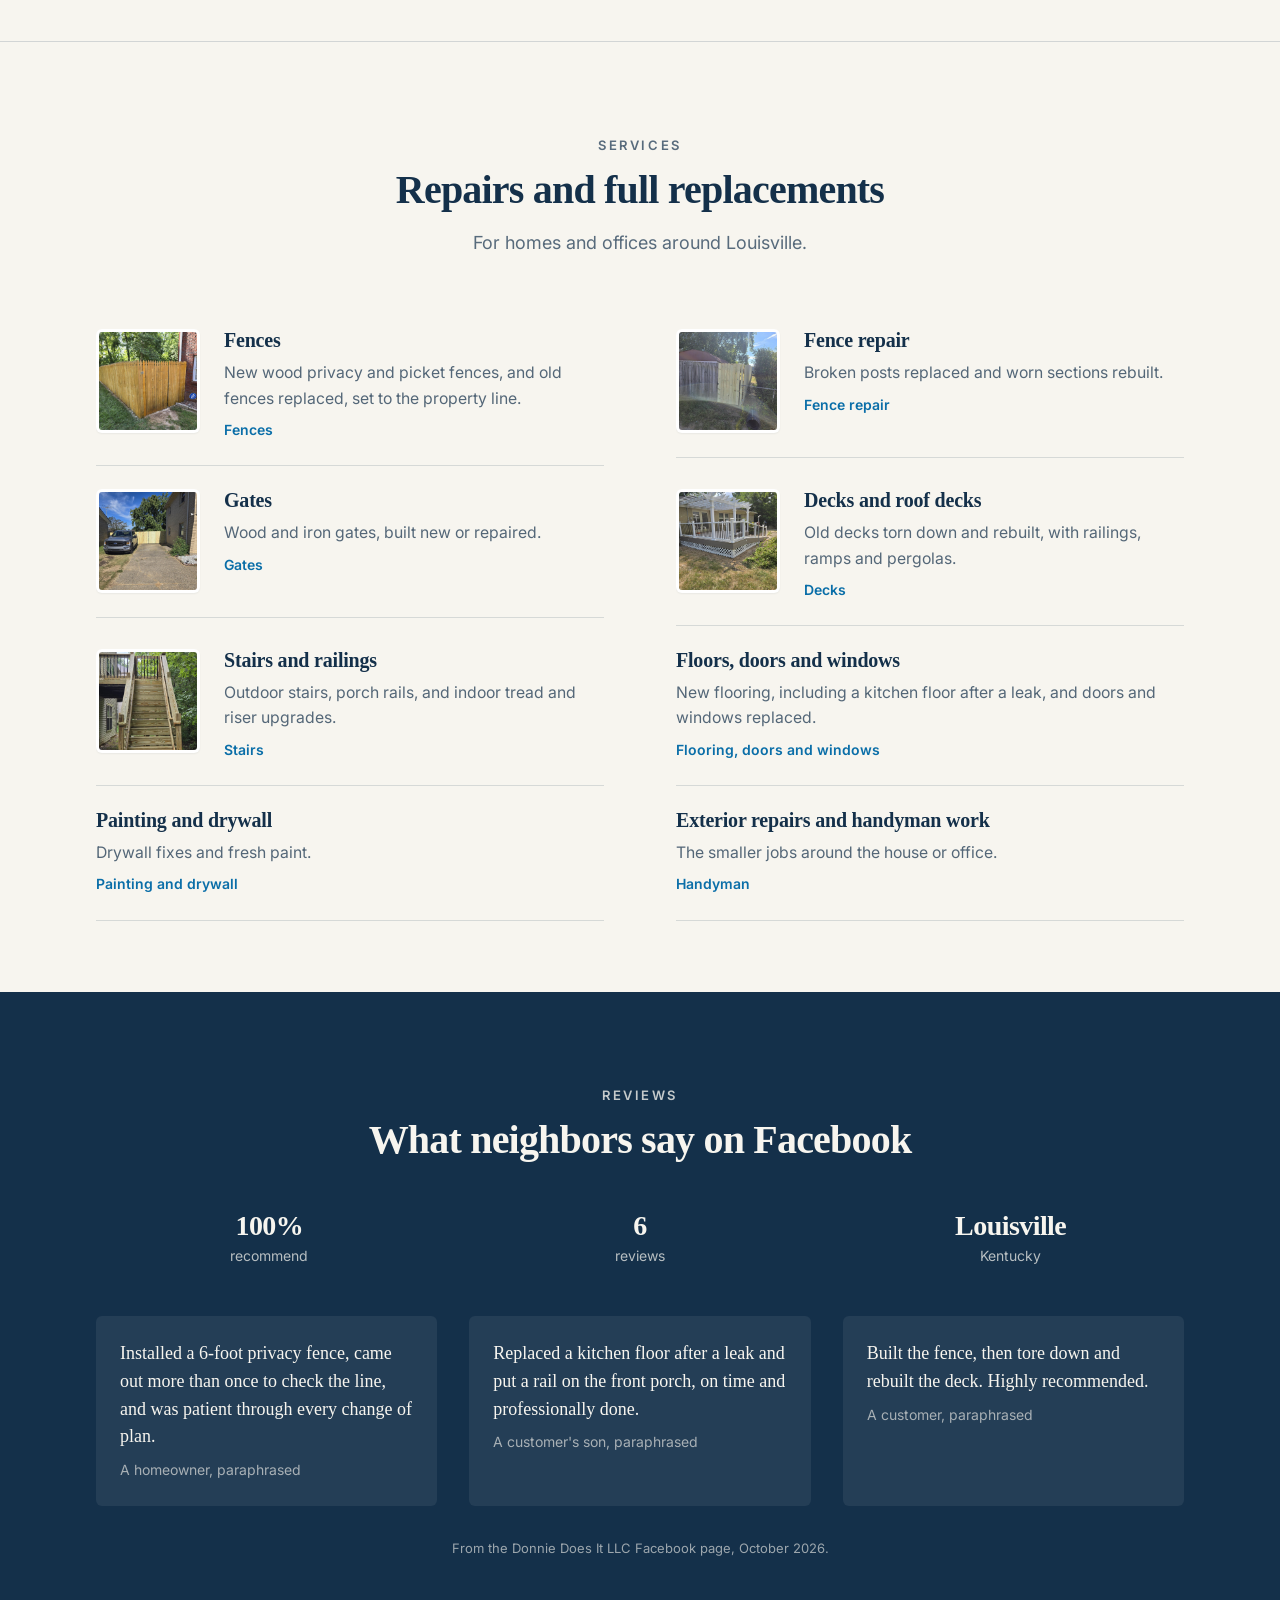
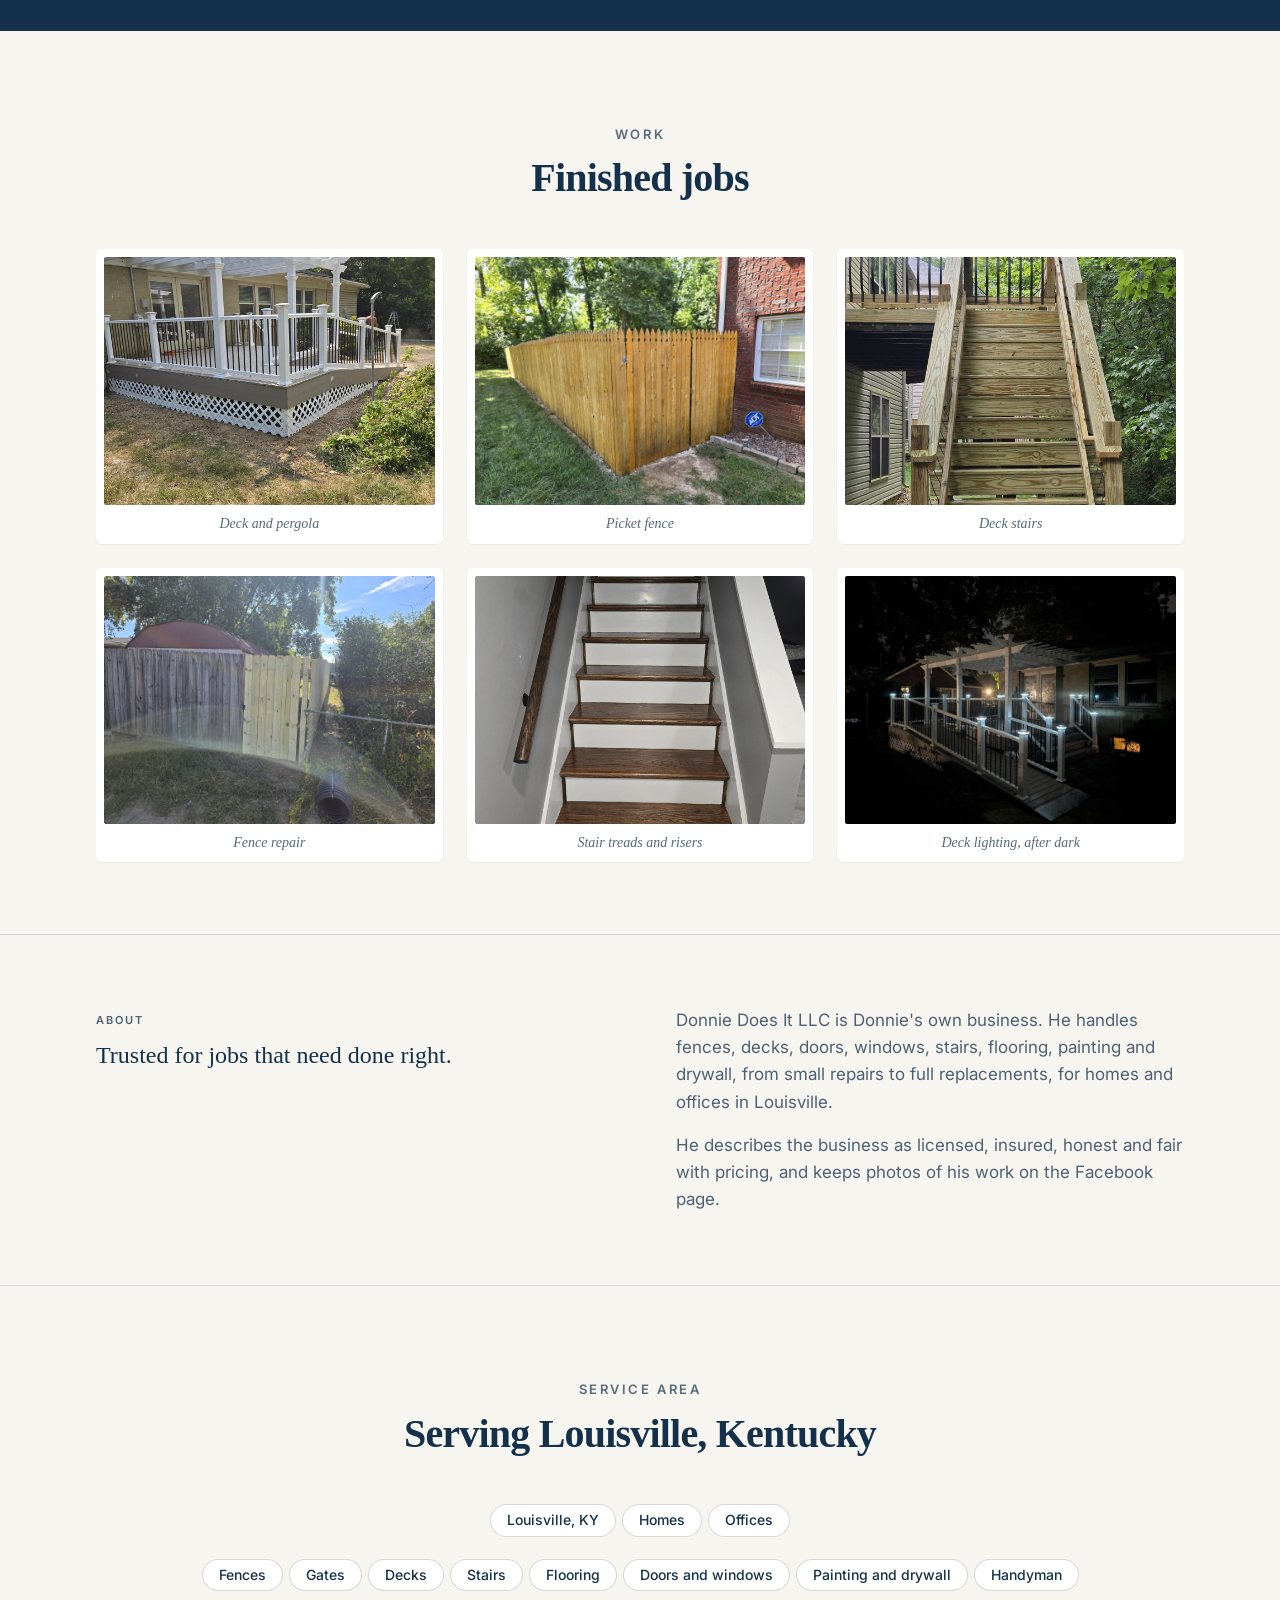
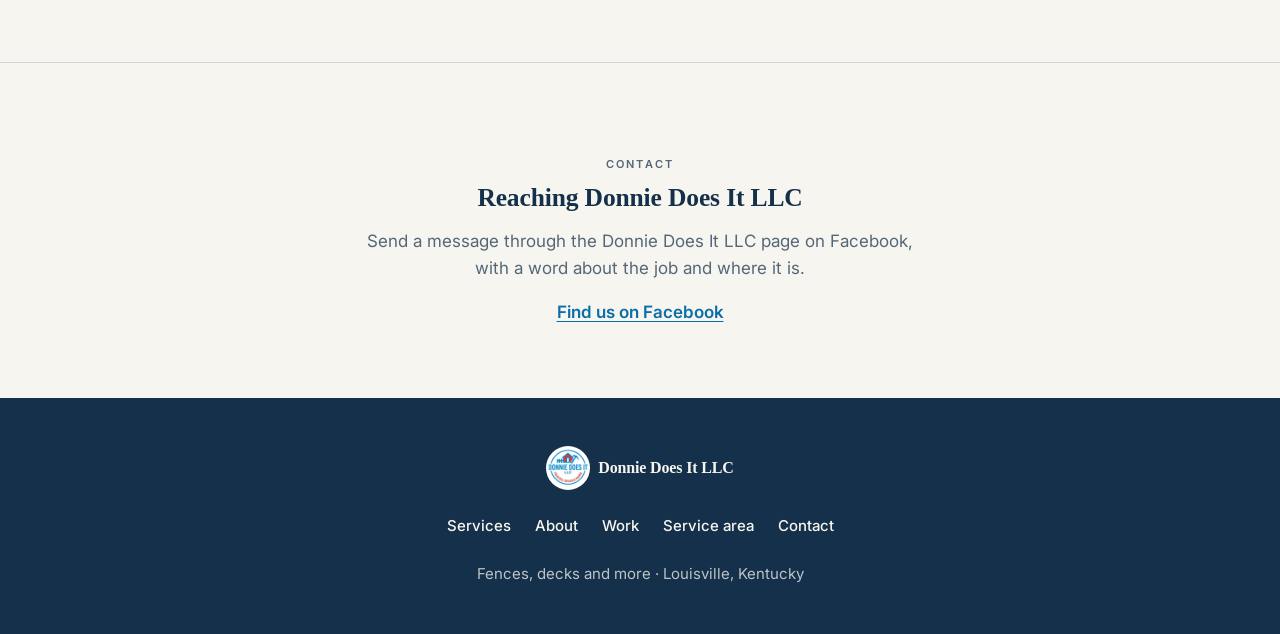
<file: public/b/index.html>
<!DOCTYPE html>
<html lang="en">
<head>
<meta charset="utf-8">
<meta name="viewport" content="width=device-width, initial-scale=1">
<title>Donnie Does It LLC | Fence, deck and home repair contractor, Louisville, KY</title>
<meta name="description" content="Donnie Does It LLC, Louisville, KY: fences and gates, decks and stairs, floors, doors, windows, painting and drywall. Repairs and full replacements for homes and offices.">
<link rel="stylesheet" href="../assets/tokens.css">
<link rel="stylesheet" href="../assets/components.css">
<style>
  /* Variant B: Classic trade. Centered hero, symmetrical columns, rule lines, serif headings, small-caps labels, navy and cream. */
  body { background: var(--color-paper); color: var(--color-ink); }
  h1, h2, h3 { font-family: var(--font-serif); font-weight: 600; color: var(--color-ink); letter-spacing: -0.005em; }
  .label {
    font-variant: small-caps; font-variant-caps: all-small-caps;
    letter-spacing: 0.14em; font-size: 0.9375rem; font-weight: 600; color: color-mix(in srgb, var(--color-secondary) 82%, var(--color-ink));
  }
  .site-header { background: color-mix(in srgb, var(--color-paper) 92%, transparent); box-shadow: 0 1px 0 color-mix(in srgb, var(--color-ink) 14%, transparent); }
  .nav-link, .nav-link[aria-disabled="true"] { color: var(--color-ink); }
  .logo { font-family: var(--font-serif); font-weight: 600; color: var(--color-ink); }

  .rule { border: 0; height: 1px; margin: 0; background: color-mix(in srgb, var(--color-ink) 16%, transparent); }
  .rule-mark { display: flex; align-items: center; gap: var(--space-md); justify-content: center; }
  .rule-mark::before, .rule-mark::after { content: ""; height: 1px; flex: 1; max-width: 4rem; background: color-mix(in srgb, var(--color-ink) 30%, transparent); }

  .hero { text-align: center; padding-block: var(--space-3xl) var(--space-2xl); }
  .hero .crest { width: 7.5rem; height: 7.5rem; margin: 0 auto var(--space-xl); border-radius: var(--radius-full); box-shadow: var(--shadow); }
  .hero h1 { font-family: var(--font-serif); font-weight: 600; font-size: clamp(2.25rem, 5.2vw, 3.5rem); letter-spacing: -0.01em; line-height: 1.1; }
  .hero .lede { margin: var(--space-lg) auto 0; max-width: 38rem; color: color-mix(in srgb, var(--color-ink) 72%, var(--color-paper)); }
  .hero .label { margin-bottom: var(--space-md); }
  .hero-frame { margin: var(--space-2xl) auto 0; max-width: 60rem; background: var(--color-bg); padding: var(--space-sm); box-shadow: var(--shadow); border-radius: var(--radius-sm); }
  .hero-frame img { width: 100%; aspect-ratio: 16 / 9; object-fit: cover; border-radius: 2px; box-shadow: none; }
  .hero-frame figcaption { padding: var(--space-sm) var(--space-xs) var(--space-xs); font-size: 0.8125rem; color: var(--color-muted); text-align: center; font-style: italic; font-family: var(--font-serif); }

  .section { padding-block: var(--space-3xl); }
  .section-head { margin-inline: auto; text-align: center; }
  .section-head h2 { font-family: var(--font-serif); font-weight: 600; color: var(--color-ink); }
  .section-head p { color: color-mix(in srgb, var(--color-ink) 70%, var(--color-paper)); }

  .three { display: grid; gap: var(--space-xl); grid-template-columns: 1fr; text-align: center; }
  @media (min-width: 768px) { .three { grid-template-columns: repeat(3, 1fr); } .three > * + * { box-shadow: -1px 0 0 color-mix(in srgb, var(--color-ink) 14%, transparent); } }
  .three > div { padding-inline: var(--space-lg); }
  .three h3 { font-size: 1.25rem; margin-bottom: var(--space-sm); }
  .three p { color: color-mix(in srgb, var(--color-ink) 72%, var(--color-paper)); font-size: 0.9875rem; }

  .svc-list { display: grid; gap: 0 var(--space-3xl); grid-template-columns: 1fr; margin: 0; padding: 0; list-style: none; }
  @media (min-width: 768px) { .svc-list { grid-template-columns: 1fr 1fr; } }
  .svc-list .card {
    flex-direction: row; gap: var(--space-lg); align-items: flex-start;
    background: transparent; box-shadow: none; border-radius: 0;
    padding-block: var(--space-lg); box-shadow: 0 1px 0 color-mix(in srgb, var(--color-ink) 14%, transparent);
  }
  .svc-list .card:hover { box-shadow: 0 1px 0 color-mix(in srgb, var(--color-ink) 14%, transparent); }
  .svc-list .card img { width: 6.5rem; flex: none; aspect-ratio: 1; border-radius: var(--radius-sm); padding: 3px; background: var(--color-bg); box-shadow: var(--shadow-sm); }
  .svc-list .card-body { padding: 0; }
  .svc-list h3 { font-size: 1.25rem; }
  .svc-list p { color: color-mix(in srgb, var(--color-ink) 72%, var(--color-paper)); }
  .svc-list .card-path { padding-top: 0; color: var(--color-accent); }

  .band { background: var(--color-ink); color: var(--color-paper); }
  .band h2, .band h3 { color: var(--color-paper); }
  .band .label { color: color-mix(in srgb, var(--color-secondary) 45%, var(--color-paper)); }
  .band .section-head p { color: color-mix(in srgb, var(--color-paper) 78%, var(--color-ink)); }
  .band .stat strong { color: var(--color-paper); font-family: var(--font-serif); font-weight: 600; }
  .band .stat span { color: color-mix(in srgb, var(--color-paper) 72%, var(--color-ink)); }
  .stats { display: grid; grid-template-columns: repeat(3, 1fr); gap: var(--space-lg); text-align: center; margin-bottom: var(--space-2xl); }
  .stats .stat { align-items: center; }
  .band .quote { background: color-mix(in srgb, var(--color-paper) 7%, var(--color-ink)); box-shadow: none; border-radius: var(--radius-sm); text-align: left; }
  .band .quote p { color: var(--color-paper); font-family: var(--font-serif); font-size: 1.125rem; line-height: 1.55; }
  .band .quote footer { color: color-mix(in srgb, var(--color-paper) 65%, var(--color-ink)); }
  .band .three > * + * { box-shadow: none; }
  .band .three > div { padding-inline: 0; }
  .band .fine { margin-top: var(--space-xl); text-align: center; font-size: 0.8125rem; color: color-mix(in srgb, var(--color-paper) 60%, var(--color-ink)); }

  .framed { display: grid; gap: var(--space-lg); grid-template-columns: repeat(2, 1fr); }
  @media (min-width: 900px) { .framed { grid-template-columns: repeat(3, 1fr); } }
  .framed figure { margin: 0; background: var(--color-bg); padding: var(--space-sm); box-shadow: var(--shadow-sm); border-radius: var(--radius-sm); }
  .framed img { width: 100%; aspect-ratio: 4 / 3; object-fit: cover; border-radius: 2px; }
  .framed figcaption { margin-top: var(--space-sm); font-family: var(--font-serif); font-style: italic; font-size: 0.875rem; color: var(--color-muted); text-align: center; }

  .two { display: grid; gap: var(--space-2xl); align-items: start; }
  @media (min-width: 900px) { .two { grid-template-columns: 1fr 1fr; gap: var(--space-3xl); } }
  .two p + p { margin-top: var(--space-md); }
  .two p { color: color-mix(in srgb, var(--color-ink) 75%, var(--color-paper)); }
  .two .motto { font-family: var(--font-serif); font-size: 1.5rem; line-height: 1.35; color: var(--color-ink); }
  .pill { background: var(--color-bg); color: var(--color-ink); box-shadow: 0 0 0 1px color-mix(in srgb, var(--color-ink) 14%, transparent); }
  .pill-row { justify-content: center; }
  .two .pill-row { justify-content: flex-start; }

  .contact { text-align: center; }
  .contact p { max-width: 36rem; margin: var(--space-md) auto 0; color: color-mix(in srgb, var(--color-ink) 72%, var(--color-paper)); }
  .contact a { font-weight: 600; }

  .site-footer { background: var(--color-ink); color: color-mix(in srgb, var(--color-paper) 75%, var(--color-ink)); }
  .site-footer .wrap { align-items: center; text-align: center; flex-direction: column; justify-content: center; }
  .site-footer .logo { color: var(--color-paper); }
  .site-footer .nav-link, .site-footer .nav-link[aria-disabled="true"] { color: var(--color-paper); }
  .site-footer .site-nav { justify-content: center; }
  @media (max-width: 639px) { .site-header .site-nav { gap: var(--space-xs) var(--space-md); } }
</style>
</head>
<body>

<header class="site-header">
  <div class="wrap">
    <a class="logo" aria-disabled="true" data-href="/"><img src="../assets/images/logo.png" alt="Donnie Does It LLC round logo with a picket fence, red house and hammer" width="44" height="44">Donnie Does It LLC</a>
    <nav class="site-nav" aria-label="Main">
      <a class="nav-link" aria-disabled="true" data-href="/services/">Services</a>
      <a class="nav-link" aria-disabled="true" data-href="/about/">About</a>
      <a class="nav-link" aria-disabled="true" data-href="/work/">Work</a>
      <a class="nav-link" aria-disabled="true" data-href="/service-area/">Service area</a>
      <a class="nav-link" aria-disabled="true" data-href="/contact/">Contact</a>
    </nav>
  </div>
</header>

<main>
  <section class="hero">
    <div class="wrap">
      <img class="crest" src="../assets/images/logo.png" alt="Donnie Does It LLC logo reading Fences, Decks and More" width="120" height="120">
      <p class="label">Fences, decks and more · Louisville, Kentucky</p>
      <h1>Fix it. Build it.<br>Donnie Does It.</h1>
      <p class="lede">A Louisville contractor for fences and gates, decks and stairs, and the repairs inside the house: floors, doors, windows, paint and drywall. Trusted for jobs that need done right.</p>
      <figure class="hero-frame">
        <img src="../assets/images/svc02--driveway-gate.jpg" alt="New wood privacy fence and gate across the end of a driveway between two brick houses" width="1600" height="1200">
        <figcaption>A privacy fence and gate across a Louisville driveway</figcaption>
      </figure>
    </div>
  </section>

  <hr class="rule">

  <section class="section" aria-labelledby="why-title">
    <div class="wrap">
      <div class="section-head">
        <p class="label">What customers mention</p>
        <h2 id="why-title">The kind of contractor you call again</h2>
      </div>
      <div class="three">
        <div>
          <h3>He shows up</h3>
          <p>Reviewers note he arrives when he says he will, and sometimes early.</p>
        </div>
        <div>
          <h3>He measures first</h3>
          <p>Before a fence goes in, he comes out to measure and check the property line.</p>
        </div>
        <div>
          <h3>He prices fairly</h3>
          <p>Customers describe the work as reasonably priced, and he calls himself fair with pricing.</p>
        </div>
      </div>
    </div>
  </section>

  <hr class="rule">

  <section class="section" id="services">
    <div class="wrap">
      <div class="section-head">
        <p class="label">Services</p>
        <h2>Repairs and full replacements</h2>
        <p>For homes and offices around Louisville.</p>
      </div>
      <ul class="svc-list">
        <li><article class="card" data-href="/services/fences/">
          <img src="../assets/images/work04--fence-after.jpg" alt="New pine picket fence beside a brick house" width="1600" height="1200" loading="lazy">
          <div class="card-body"><h3>Fences</h3><p>New wood privacy and picket fences, and old fences replaced, set to the property line.</p><span class="card-path">Fences</span></div>
        </article></li>
        <li><article class="card" data-href="/services/fence-repair/">
          <img src="../assets/images/svc01--fence-repair.jpg" alt="New fence section set into an older privacy fence" width="1600" height="1200" loading="lazy">
          <div class="card-body"><h3>Fence repair</h3><p>Broken posts replaced and worn sections rebuilt.</p><span class="card-path">Fence repair</span></div>
        </article></li>
        <li><article class="card" data-href="/services/gates/">
          <img src="../assets/images/svc02--driveway-gate.jpg" alt="Wood privacy gate across a driveway" width="1600" height="1200" loading="lazy">
          <div class="card-body"><h3>Gates</h3><p>Wood and iron gates, built new or repaired.</p><span class="card-path">Gates</span></div>
        </article></li>
        <li><article class="card" data-href="/services/decks/">
          <img src="../assets/images/hero--pergola-deck.jpg" alt="Deck with white railings and a white pergola" width="1200" height="1600" loading="lazy">
          <div class="card-body"><h3>Decks and roof decks</h3><p>Old decks torn down and rebuilt, with railings, ramps and pergolas.</p><span class="card-path">Decks</span></div>
        </article></li>
        <li><article class="card" data-href="/services/stairs/">
          <img src="../assets/images/svc03--exterior-stairs.jpg" alt="Pine stairs leading up to a raised deck" width="1200" height="1600" loading="lazy">
          <div class="card-body"><h3>Stairs and railings</h3><p>Outdoor stairs, porch rails, and indoor tread and riser upgrades.</p><span class="card-path">Stairs</span></div>
        </article></li>
        <li><article class="card" data-href="/services/flooring/">
          <div class="card-body"><h3>Floors, doors and windows</h3><p>New flooring, including a kitchen floor after a leak, and doors and windows replaced.</p><span class="card-path">Flooring, doors and windows</span></div>
        </article></li>
        <li><article class="card" data-href="/services/painting-and-drywall/">
          <div class="card-body"><h3>Painting and drywall</h3><p>Drywall fixes and fresh paint.</p><span class="card-path">Painting and drywall</span></div>
        </article></li>
        <li><article class="card" data-href="/services/handyman/">
          <div class="card-body"><h3>Exterior repairs and handyman work</h3><p>The smaller jobs around the house or office.</p><span class="card-path">Handyman</span></div>
        </article></li>
      </ul>
    </div>
  </section>

  <section class="section band" aria-labelledby="reviews-title">
    <div class="wrap">
      <div class="section-head">
        <p class="label">Reviews</p>
        <h2 id="reviews-title">What neighbors say on Facebook</h2>
      </div>
      <div class="stats">
        <div class="stat"><strong>100%</strong><span>recommend</span></div>
        <div class="stat"><strong>6</strong><span>reviews</span></div>
        <div class="stat"><strong>Louisville</strong><span>Kentucky</span></div>
      </div>
      <div class="three">
        <blockquote class="quote">
          <p>Installed a 6-foot privacy fence, came out more than once to check the line, and was patient through every change of plan.</p>
          <footer>A homeowner, paraphrased</footer>
        </blockquote>
        <blockquote class="quote">
          <p>Replaced a kitchen floor after a leak and put a rail on the front porch, on time and professionally done.</p>
          <footer>A customer's son, paraphrased</footer>
        </blockquote>
        <blockquote class="quote">
          <p>Built the fence, then tore down and rebuilt the deck. Highly recommended.</p>
          <footer>A customer, paraphrased</footer>
        </blockquote>
      </div>
      <p class="fine">From the Donnie Does It LLC Facebook page, October 2026.</p>
    </div>
  </section>

  <section class="section" id="work">
    <div class="wrap">
      <div class="section-head">
        <p class="label">Work</p>
        <h2>Finished jobs</h2>
      </div>
      <div class="framed">
        <figure><img src="../assets/images/hero--pergola-deck.jpg" alt="Rebuilt deck with white pergola and lattice skirting" width="1200" height="1600" loading="lazy"><figcaption>Deck and pergola</figcaption></figure>
        <figure><img src="../assets/images/work04--fence-after.jpg" alt="New picket fence along a brick house" width="1600" height="1200" loading="lazy"><figcaption>Picket fence</figcaption></figure>
        <figure><img src="../assets/images/svc03--exterior-stairs.jpg" alt="Pine stairs to a raised deck" width="1200" height="1600" loading="lazy"><figcaption>Deck stairs</figcaption></figure>
        <figure><img src="../assets/images/svc01--fence-repair.jpg" alt="Repaired privacy fence with a new section" width="1600" height="1200" loading="lazy"><figcaption>Fence repair</figcaption></figure>
        <figure><img src="../assets/images/work06--stairs-after.jpg" alt="Indoor stairs with stained treads" width="1200" height="1600" loading="lazy"><figcaption>Stair treads and risers</figcaption></figure>
        <figure><img src="../assets/images/work02--deck-night.jpg" alt="Deck and ramp with post lights at night" width="1600" height="1205" loading="lazy"><figcaption>Deck lighting, after dark</figcaption></figure>
      </div>
    </div>
  </section>

  <hr class="rule">

  <section class="section" id="about">
    <div class="wrap two">
      <div>
        <p class="label">About</p>
        <p class="motto" style="margin-top:var(--space-sm)">Trusted for jobs that need done right.</p>
      </div>
      <div>
        <p>Donnie Does It LLC is Donnie's own business. He handles fences, decks, doors, windows, stairs, flooring, painting and drywall, from small repairs to full replacements, for homes and offices in Louisville.</p>
        <p>He describes the business as licensed, insured, honest and fair with pricing, and keeps photos of his work on the Facebook page.</p>
      </div>
    </div>
  </section>

  <hr class="rule">

  <section class="section" id="service-area">
    <div class="wrap">
      <div class="section-head">
        <p class="label">Service area</p>
        <h2>Serving Louisville, Kentucky</h2>
      </div>
      <ul class="pill-row">
        <li class="pill">Louisville, KY</li>
        <li class="pill">Homes</li>
        <li class="pill">Offices</li>
      </ul>
      <ul class="pill-row" style="margin-top:var(--space-lg)" aria-label="Service categories">
        <li class="pill">Fences</li>
        <li class="pill">Gates</li>
        <li class="pill">Decks</li>
        <li class="pill">Stairs</li>
        <li class="pill">Flooring</li>
        <li class="pill">Doors and windows</li>
        <li class="pill">Painting and drywall</li>
        <li class="pill">Handyman</li>
      </ul>
    </div>
  </section>

  <hr class="rule">

  <section class="section contact" id="contact">
    <div class="wrap">
      <p class="label">Contact</p>
      <h2 style="margin-top:var(--space-sm)">Reaching Donnie Does It LLC</h2>
      <p>Send a message through the Donnie Does It LLC page on Facebook, with a word about the job and where it is.</p>
      <p><a href="https://www.facebook.com/DonnieDoesItLlc">Find us on Facebook</a></p>
    </div>
  </section>
</main>

<footer class="site-footer">
  <div class="wrap">
    <a class="logo" aria-disabled="true" data-href="/"><img src="../assets/images/logo.png" alt="Donnie Does It LLC logo" width="44" height="44">Donnie Does It LLC</a>
    <nav class="site-nav" aria-label="Footer">
      <a class="nav-link" aria-disabled="true" data-href="/services/">Services</a>
      <a class="nav-link" aria-disabled="true" data-href="/about/">About</a>
      <a class="nav-link" aria-disabled="true" data-href="/work/">Work</a>
      <a class="nav-link" aria-disabled="true" data-href="/service-area/">Service area</a>
      <a class="nav-link" aria-disabled="true" data-href="/contact/">Contact</a>
    </nav>
    <p>Fences, decks and more · Louisville, Kentucky</p>
  </div>
</footer>

</body>
</html>
</file>
<file: public/assets/tokens.css>
/* AUTO-GENERATED from design/tokens.ts by `npm run gift -- tokens`. Do not edit by hand. */

:root {
  --color-fg: #122230;
  --color-bg: #ffffff;
  --color-muted: #566876;
  --color-accent: #0a6ea8;
  --color-primary: #058bd3;
  --color-primary-deep: #0b4f78;
  --color-secondary: #cf3d3a;
  --color-surface: #f2f6f9;
  --color-line: #dbe4eb;
  --color-ink: #14304a;
  --color-paper: #f7f5ef;
  --font-sans: "Inter", system-ui, -apple-system, "Segoe UI", Roboto, "Helvetica Neue", Arial, sans-serif;
  --font-serif: "Source Serif 4", "Iowan Old Style", Georgia, "Times New Roman", serif;
  --font-mono: ui-monospace, SFMono-Regular, "SF Mono", Menlo, Consolas, "Liberation Mono", monospace;
  --space-xs: 0.25rem;
  --space-sm: 0.5rem;
  --space-md: 1rem;
  --space-lg: 1.5rem;
  --space-xl: 2rem;
  --space-2xl: 3rem;
  --space-3xl: 4.5rem;
  --space-4xl: 7rem;
  --radius-sm: 0.375rem;
  --radius: 0.75rem;
  --radius-lg: 1.25rem;
  --radius-full: 999px;
  --shadow-sm: 0 1px 2px 0 rgb(18 34 48 / 0.06);
  --shadow: 0 1px 3px 0 rgb(18 34 48 / 0.08), 0 4px 12px -2px rgb(18 34 48 / 0.08);
  --shadow-lg: 0 2px 6px -1px rgb(18 34 48 / 0.08), 0 18px 40px -12px rgb(18 34 48 / 0.22);
  --bp-sm: 640px;
  --bp-md: 768px;
  --bp-lg: 1024px;
  --bp-xl: 1280px;
}
</file>
<file: public/assets/components.css>
/*
 * Donnie Does It LLC: shared components.
 * Built only from the tokens in tokens.css (generated from design/tokens.ts).
 * Class names follow the future Astro components:
 *   layout/Header (.site-header .site-nav .nav-link .logo), layout/Footer (.site-footer),
 *   home/Hero (.hero), home/Services (.card .card-grid), home/ServiceAreas (.pill .pill-row),
 *   home/Portfolio (.gallery), home/Reviews (.quote), home/Stats (.stat), shared (.section .section-head .button).
 * Fonts: Inter and Source Serif 4 from fonts.bunny.net.
 */
@import url('https://fonts.bunny.net/css?family=inter:400,500,600,700|source-serif-4:500,600,700&display=swap');

*, *::before, *::after { box-sizing: border-box; }
html { -webkit-text-size-adjust: 100%; }
body {
  margin: 0;
  font-family: var(--font-sans);
  font-size: 1.0625rem;
  line-height: 1.6;
  color: var(--color-fg);
  background: var(--color-bg);
  -webkit-font-smoothing: antialiased;
}
img { display: block; max-width: 100%; height: auto; }
h1, h2, h3, h4 { margin: 0; line-height: 1.15; color: var(--color-fg); }
p { margin: 0; }
a { color: var(--color-accent); text-underline-offset: 0.2em; }
a:hover { color: var(--color-primary-deep); }

.wrap { width: 100%; max-width: 72rem; margin-inline: auto; padding-inline: var(--space-lg); }
@media (min-width: 768px) { .wrap { padding-inline: var(--space-xl); } }

.eyebrow {
  font-size: 0.8125rem;
  font-weight: 600;
  letter-spacing: 0.08em;
  text-transform: uppercase;
  color: var(--color-accent);
}

/* ---- layout/Header ---------------------------------------------------- */
.site-header {
  position: sticky;
  top: 0;
  z-index: 10;
  background: color-mix(in srgb, var(--color-bg) 88%, transparent);
  backdrop-filter: saturate(180%) blur(12px);
  box-shadow: 0 1px 0 var(--color-line);
}
.site-header .wrap {
  display: flex;
  align-items: center;
  justify-content: space-between;
  gap: var(--space-md);
  min-height: 4rem;
  flex-wrap: wrap;
  padding-block: var(--space-sm);
}
.logo {
  display: inline-flex;
  align-items: center;
  gap: var(--space-sm);
  font-weight: 700;
  font-size: 1rem;
  letter-spacing: -0.01em;
  color: var(--color-fg);
  text-decoration: none;
}
.logo img { width: 2.75rem; height: 2.75rem; border-radius: var(--radius-full); }
.site-nav { display: flex; flex-wrap: wrap; gap: var(--space-xs) var(--space-lg); }
.nav-link {
  font-size: 0.9375rem;
  font-weight: 500;
  color: var(--color-muted);
  text-decoration: none;
}
.nav-link:hover { color: var(--color-fg); }
.nav-link[aria-disabled="true"] { color: var(--color-muted); text-decoration: none; cursor: default; }
.nav-link[aria-disabled="true"]:hover { color: var(--color-fg); }

/* ---- home/Hero -------------------------------------------------------- */
.hero { padding-block: var(--space-2xl) var(--space-3xl); }
.hero h1 {
  font-size: clamp(2.25rem, 5.5vw, 3.75rem);
  font-weight: 700;
  letter-spacing: -0.025em;
  line-height: 1.05;
}
.hero .lede { margin-top: var(--space-lg); font-size: 1.1875rem; color: var(--color-muted); max-width: 36rem; }
.hero img { border-radius: var(--radius-lg); box-shadow: var(--shadow-lg); }

/* ---- shared sections --------------------------------------------------- */
.section { padding-block: var(--space-3xl); }
.section--tint { background: var(--color-surface); }
@media (min-width: 1024px) { .section { padding-block: var(--space-4xl); } }
.section-head { max-width: 40rem; margin-bottom: var(--space-2xl); }
.section-head h2 {
  margin-top: var(--space-sm);
  font-size: clamp(1.75rem, 3.6vw, 2.5rem);
  font-weight: 700;
  letter-spacing: -0.02em;
}
.section-head p { margin-top: var(--space-md); color: var(--color-muted); font-size: 1.125rem; }

/* ---- home/Services ---------------------------------------------------- */
.card-grid { display: grid; gap: var(--space-lg); grid-template-columns: 1fr; }
@media (min-width: 640px) { .card-grid { grid-template-columns: repeat(2, 1fr); } }
@media (min-width: 1024px) { .card-grid { grid-template-columns: repeat(3, 1fr); } }
.card {
  display: flex;
  flex-direction: column;
  background: var(--color-bg);
  border-radius: var(--radius);
  box-shadow: var(--shadow);
  overflow: hidden;
}
.card img { aspect-ratio: 4 / 3; width: 100%; object-fit: cover; }
.card-body { padding: var(--space-lg); display: flex; flex-direction: column; gap: var(--space-sm); flex: 1; }
.card h3 { font-size: 1.1875rem; font-weight: 600; letter-spacing: -0.01em; }
.card p { color: var(--color-muted); font-size: 0.9875rem; }
.card .card-path { margin-top: auto; padding-top: var(--space-sm); font-size: 0.875rem; font-weight: 600; color: var(--color-accent); }
.card[data-href] { cursor: default; }
.card[data-href]:hover { box-shadow: var(--shadow-lg); }

/* ---- home/ServiceAreas ------------------------------------------------ */
.pill-row { display: flex; flex-wrap: wrap; gap: var(--space-sm); padding: 0; margin: 0; list-style: none; }
.pill {
  display: inline-flex;
  align-items: center;
  padding: var(--space-xs) var(--space-md);
  border-radius: var(--radius-full);
  background: var(--color-surface);
  color: var(--color-fg);
  font-size: 0.875rem;
  font-weight: 500;
}
.pill--accent { background: color-mix(in srgb, var(--color-primary) 12%, var(--color-bg)); color: var(--color-primary-deep); }

/* ---- home/Portfolio --------------------------------------------------- */
.gallery { display: grid; gap: var(--space-md); grid-template-columns: repeat(2, 1fr); margin: 0; padding: 0; list-style: none; }
@media (min-width: 1024px) { .gallery { grid-template-columns: repeat(4, 1fr); } }
.gallery figure { margin: 0; }
.gallery img { width: 100%; aspect-ratio: 1; object-fit: cover; border-radius: var(--radius-sm); }
.gallery figcaption { margin-top: var(--space-xs); font-size: 0.8125rem; color: var(--color-muted); }

/* ---- home/Reviews ----------------------------------------------------- */
.quote {
  margin: 0;
  padding: var(--space-lg);
  background: var(--color-bg);
  border-radius: var(--radius);
  box-shadow: var(--shadow-sm);
}
.quote p { font-size: 1.0625rem; color: var(--color-fg); }
.quote footer, .quote cite { display: block; margin-top: var(--space-sm); font-size: 0.875rem; font-style: normal; color: var(--color-muted); }

/* ---- home/Stats ------------------------------------------------------- */
.stat { display: flex; flex-direction: column; gap: var(--space-xs); }
.stat strong { font-size: 1.75rem; font-weight: 700; letter-spacing: -0.02em; color: var(--color-fg); line-height: 1.1; }
.stat span { font-size: 0.875rem; color: var(--color-muted); }

/* ---- shared/Button (claim page only) ---------------------------------- */
.button {
  display: inline-flex;
  align-items: center;
  justify-content: center;
  padding: var(--space-sm) var(--space-lg);
  min-height: 2.75rem;
  border-radius: var(--radius-full);
  background: var(--color-accent);
  color: var(--color-bg);
  font-weight: 600;
  font-size: 0.9375rem;
  text-decoration: none;
  box-shadow: var(--shadow-sm);
}
.button:hover { background: var(--color-primary-deep); color: var(--color-bg); }
.button--quiet { background: var(--color-surface); color: var(--color-fg); box-shadow: none; }
.button--quiet:hover { background: var(--color-line); color: var(--color-fg); }

/* ---- layout/Footer ---------------------------------------------------- */
.site-footer { padding-block: var(--space-2xl); background: var(--color-surface); color: var(--color-muted); font-size: 0.9375rem; }
.site-footer .wrap { display: flex; flex-direction: column; gap: var(--space-lg); }
@media (min-width: 768px) { .site-footer .wrap { flex-direction: row; justify-content: space-between; align-items: flex-start; } }
.site-footer .site-nav { gap: var(--space-xs) var(--space-lg); }
</file>
